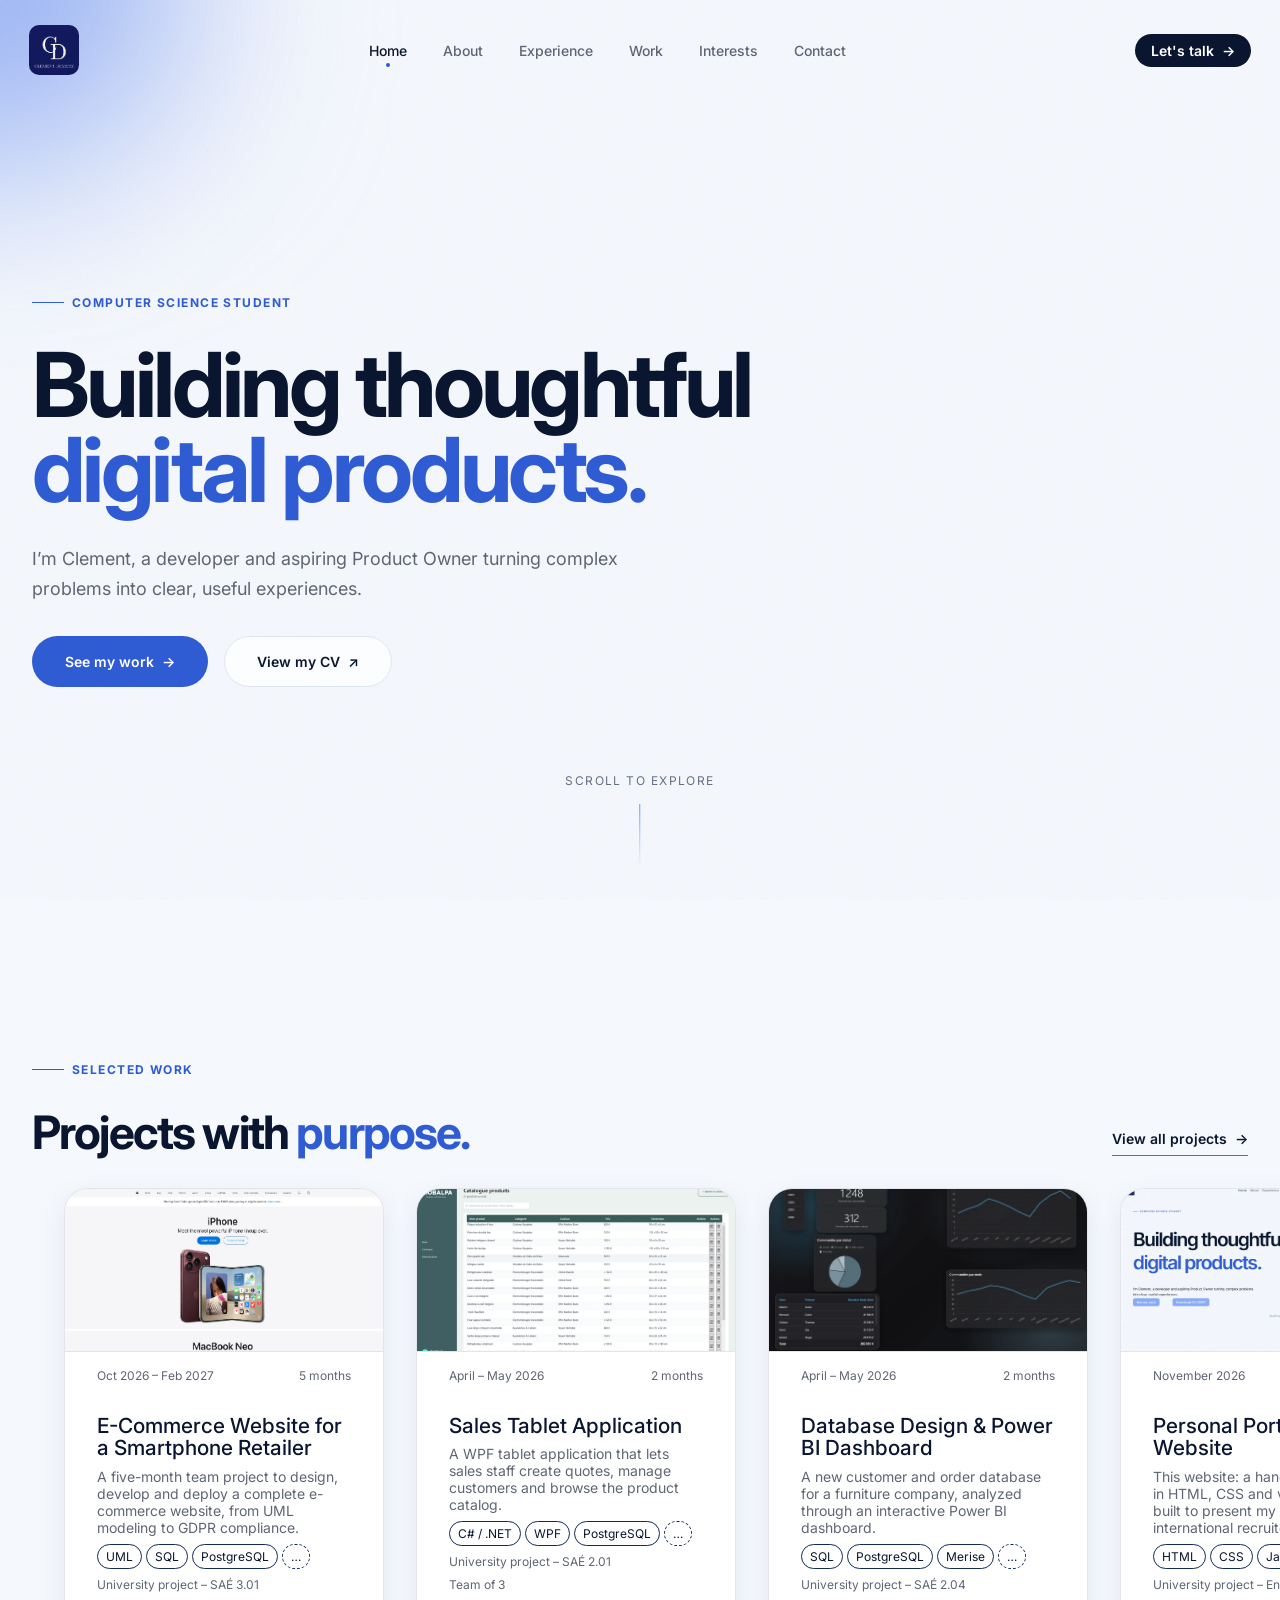
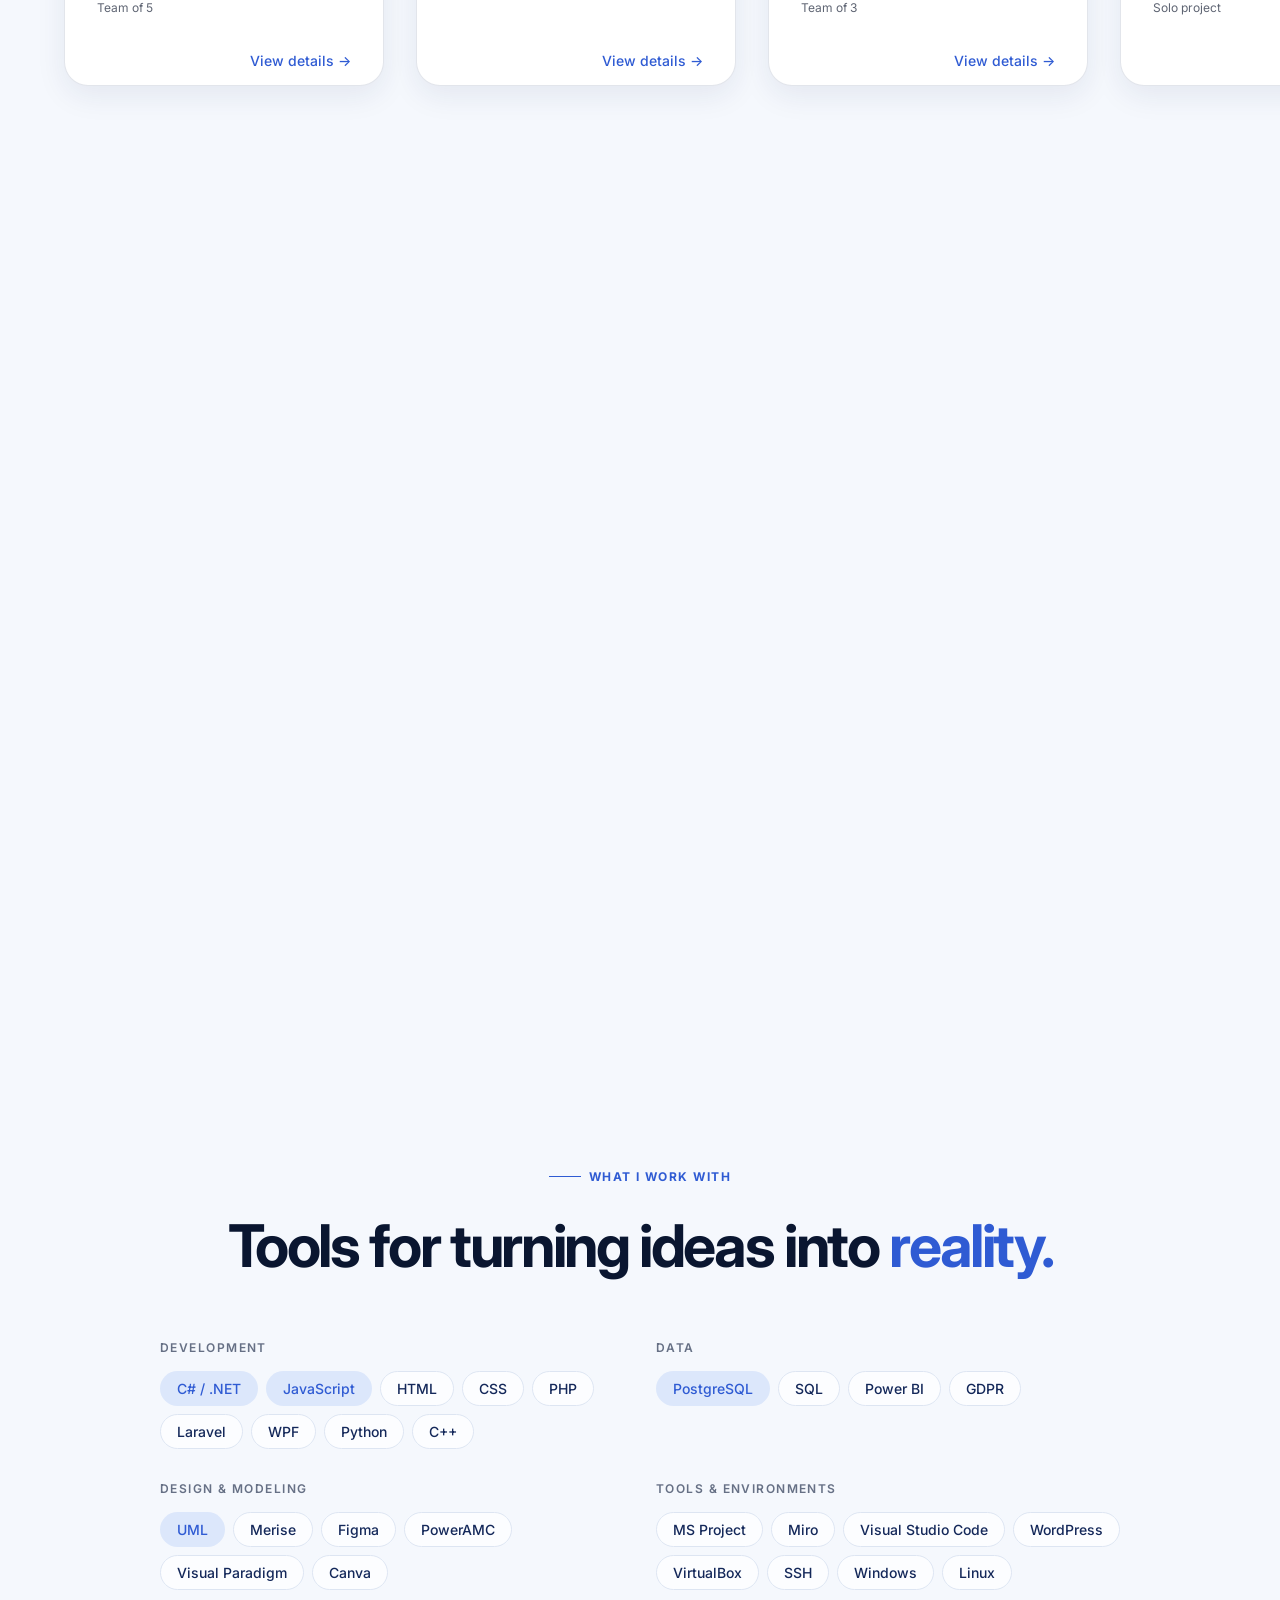
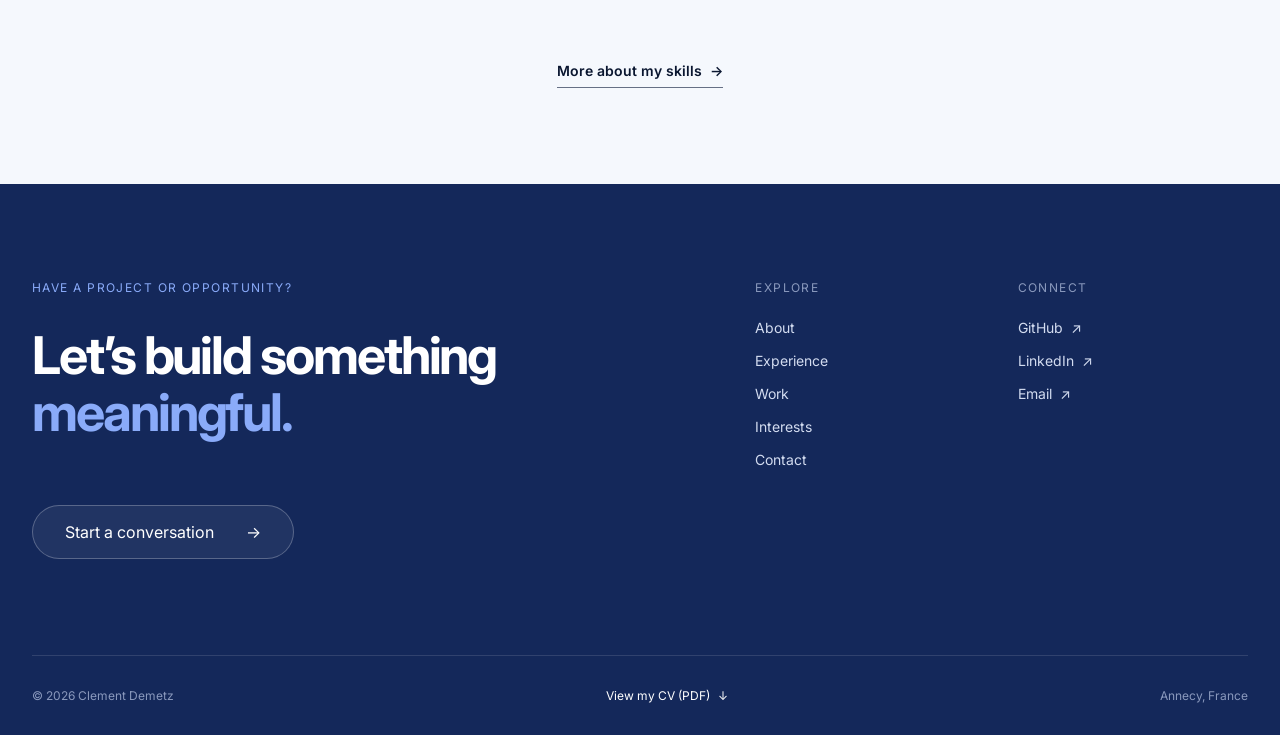
<file: index.html>
<!DOCTYPE html>
<html lang="en">

<head>
  <meta charset="UTF-8">
  <meta name="viewport" content="width=device-width, initial-scale=1.0">
  <meta name="description" content="Portfolio of Clement Demetz, computer science student and developer.">
  <title>Clement Demetz – Computer Science Student & Developer</title>
  <link rel="preconnect" href="https://fonts.googleapis.com">
  <link rel="preconnect" href="https://fonts.gstatic.com" crossorigin>
  <link rel="stylesheet" href="https://fonts.googleapis.com/css2?family=Inter:wght@400;500;600;700&display=swap">
  <link rel="stylesheet" href="assets/css/variables.css">
  <link rel="stylesheet" href="assets/css/base.css">
  <link rel="stylesheet" href="assets/css/components.css">
</head>

<body>

  <!-- Decorative background: soft blurred blobs drifting behind the whole site (pure CSS) -->
  <div class="background-blobs" aria-hidden="true">
    <span class="blob blob-main"></span>
    <span class="blob blob-second"></span>
  </div>

  <header>
    <nav class="site-nav">
      <a class="logo" href="index.html" aria-label="Clement Demetz – Home"></a>
      <ul class="nav-links" id="nav-links">
        <li><a href="index.html" aria-current="page">Home</a></li>
        <li><a href="about.html">About</a></li>
        <li><a href="experience.html">Experience</a></li>
        <li><a href="work.html">Work</a></li>
        <li><a href="interests.html">Interests</a></li>
        <li><a href="contact.html">Contact</a></li>
      </ul>
      <a class="nav-contact" href="contact.html">Let's talk <span aria-hidden="true">→</span></a>
      <button class="menu-button" type="button" aria-expanded="false" aria-controls="nav-links" aria-label="Open the menu">
        <span class="menu-icon" aria-hidden="true"></span>
      </button>
    </nav>
  </header>

  <main>
    <section class="hero">
      <p class="eyebrow"><span aria-hidden="true"></span>Computer science student</p>
      <h1>Building thoughtful <span class="strong-hero">digital products.</span></h1>
      <p class="intro">I’m Clement, a developer and aspiring Product Owner turning complex problems into clear, useful
        experiences.</p>
      <div class="hero-actions">
        <a class="button button-primary" href="work.html">See my work <span aria-hidden="true">→</span></a>
        <!-- CV: first displayed in the browser (new tab), then downloadable -->
        <a class="button button-secondary" href="assets/pdf/cv/clement-demetz-cv.pdf" target="_blank"
          rel="noopener">View my CV <span aria-hidden="true">↗</span></a>
      </div>
      <div class="scroll-hint" aria-hidden="true">
        <p class="scroll-hint-text">Scroll to explore</p>
        <span class="scroll-hint-line"></span>
      </div>
    </section>

    <section class="projects-preview">
      <div class="projects-preview-sticky">
        <div class="projects-preview-content">
          <div>
            <p class="eyebrow"><span aria-hidden="true"></span>Selected work</p>
            <h2 class="section-title">Projects with <span>purpose.</span></h2>
          </div>
          <a class="text-link" href="work.html">View all projects <span aria-hidden="true">→</span></a>
        </div>
        <div class="projects-preview-grid"></div>
      </div>
    </section>

    <!-- Every technology and tool I use (from my CV and my projects) -->
    <section class="section skills-preview reveal">
      <p class="eyebrow"><span aria-hidden="true"></span>What I work with</p>
      <h2 class="section-title">Tools for turning ideas into <span>reality.</span></h2>

      <div class="skill-groups">
        <div class="skill-group">
          <h3 class="skill-group-title">Development</h3>
          <ul class="skill-cloud">
            <li class="is-featured">C# / .NET</li>
            <li class="is-featured">JavaScript</li>
            <li>HTML</li>
            <li>CSS</li>
            <li>PHP</li>
            <li>Laravel</li>
            <li>WPF</li>
            <li>Python</li>
            <li>C++</li>
          </ul>
        </div>
        <div class="skill-group">
          <h3 class="skill-group-title">Data</h3>
          <ul class="skill-cloud">
            <li class="is-featured">PostgreSQL</li>
            <li>SQL</li>
            <li>Power BI</li>
            <li>GDPR</li>
          </ul>
        </div>
        <div class="skill-group">
          <h3 class="skill-group-title">Design &amp; modeling</h3>
          <ul class="skill-cloud">
            <li class="is-featured">UML</li>
            <li>Merise</li>
            <li>Figma</li>
            <li>PowerAMC</li>
            <li>Visual Paradigm</li>
            <li>Canva</li>
          </ul>
        </div>
        <div class="skill-group">
          <h3 class="skill-group-title">Tools &amp; environments</h3>
          <ul class="skill-cloud">
            <li>MS Project</li>
            <li>Miro</li>
            <li>Visual Studio Code</li>
            <li>WordPress</li>
            <li>VirtualBox</li>
            <li>SSH</li>
            <li>Windows</li>
            <li>Linux</li>
          </ul>
        </div>
      </div>

      <a class="text-link" href="about.html">More about my skills <span aria-hidden="true">→</span></a>
    </section>

  </main>

  <footer>
    <div class="footer-main">
      <div class="footer-intro">
        <p class="footer-eyebrow">Have a project or opportunity?</p>
        <p class="footer-heading">Let’s build something <span class="strong-character">meaningful.</span></p>
        <a class="footer-button" href="contact.html">Start a conversation <span aria-hidden="true">→</span></a>
      </div>

      <div class="footer-links">
        <p class="footer-title">Explore</p>
        <a href="about.html">About</a>
        <a href="experience.html">Experience</a>
        <a href="work.html">Work</a>
        <a href="interests.html">Interests</a>
        <a href="contact.html">Contact</a>
      </div>

      <div class="footer-connect">
        <p class="footer-title">Connect</p>
        <a href="https://github.com/Cdemetz" target="_blank" rel="noopener">GitHub<span class="footer-icon"
            aria-hidden="true">↗</span></a>
        <a href="https://www.linkedin.com/in/clement-demetz-852873438" target="_blank" rel="noopener">LinkedIn<span
            class="footer-icon" aria-hidden="true">↗</span></a>
        <a href="mailto:cdemetz27@gmail.com">Email<span class="footer-icon" aria-hidden="true">↗</span></a>
      </div>
    </div>

    <div class="footer-bottom">
      <p>&copy; 2026 Clement Demetz</p>
      <a class="footer-cv" href="assets/pdf/cv/clement-demetz-cv.pdf" target="_blank" rel="noopener">View my CV
        (PDF)<span class="footer-icon" aria-hidden="true">↓</span></a>
      <p>Annecy, France</p>
    </div>
  </footer>

  <script src="assets/js/main.js"></script>
</body>

</html>
</file>
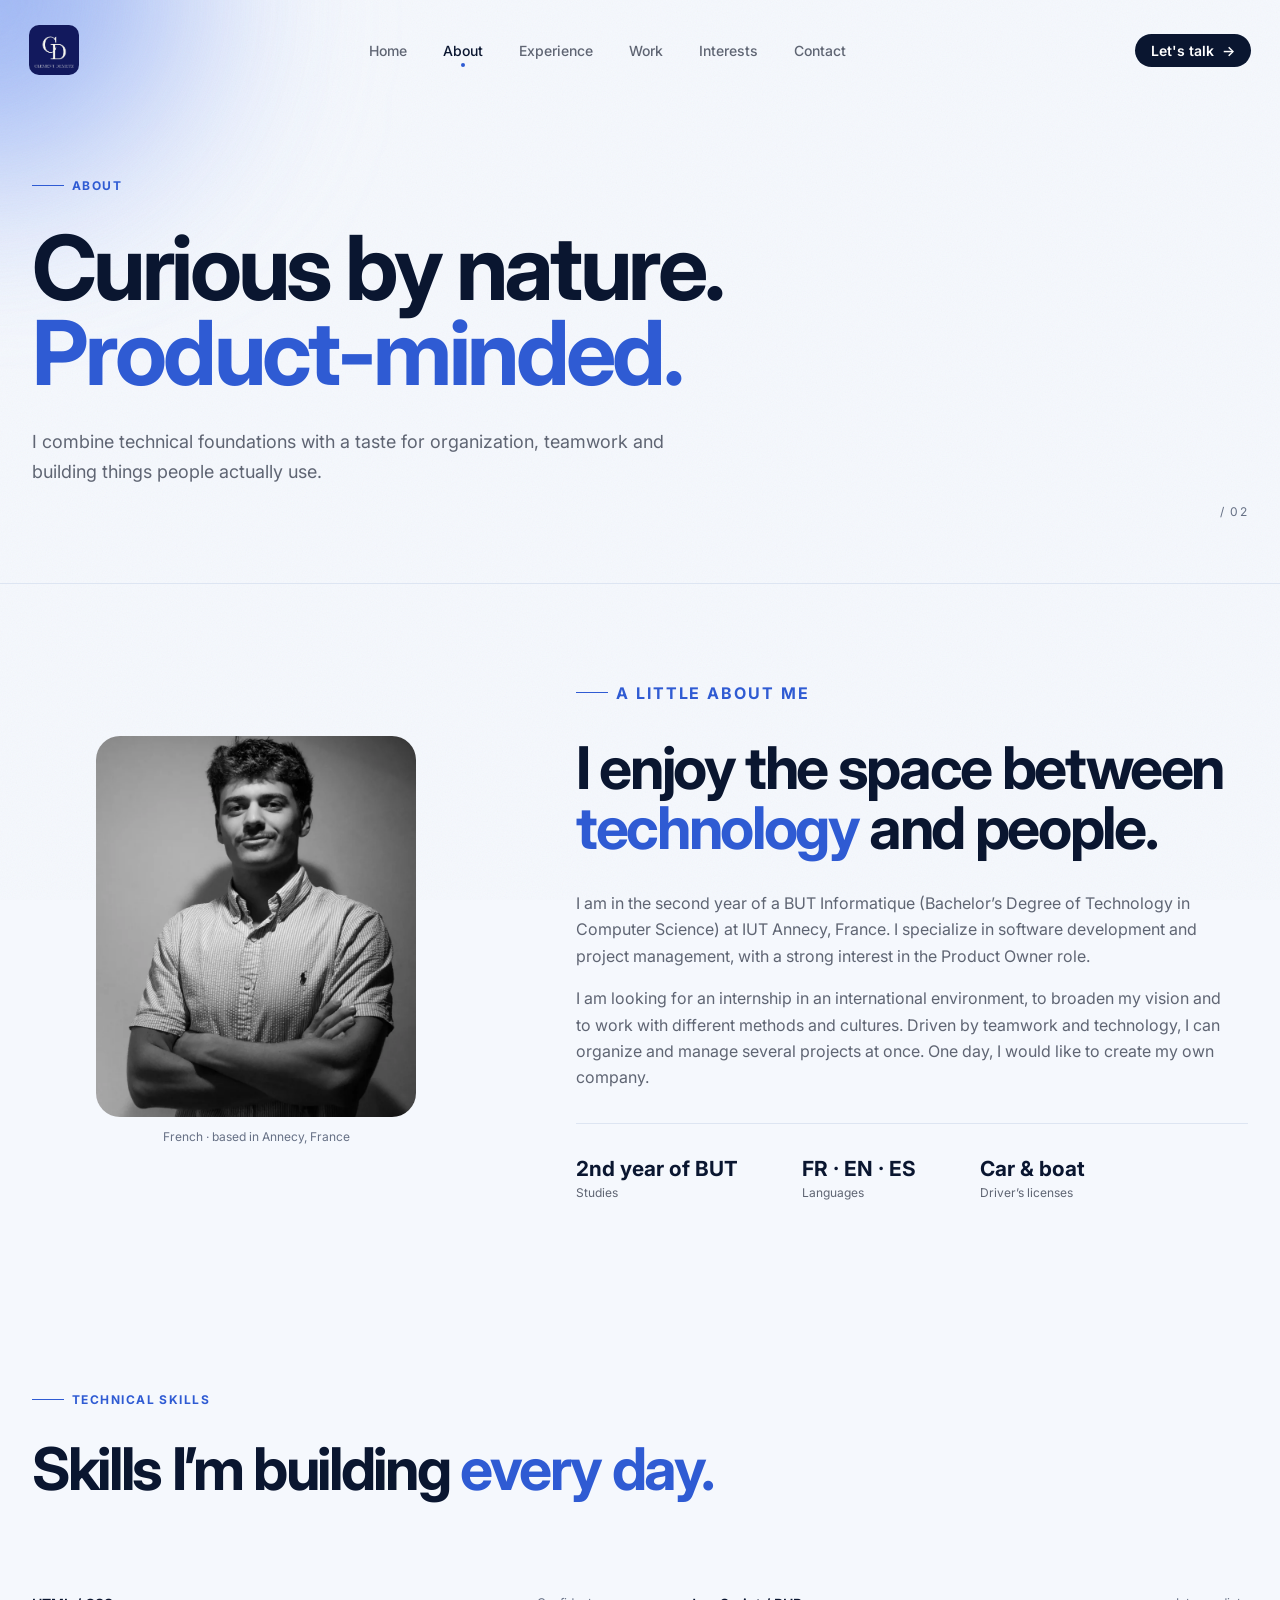
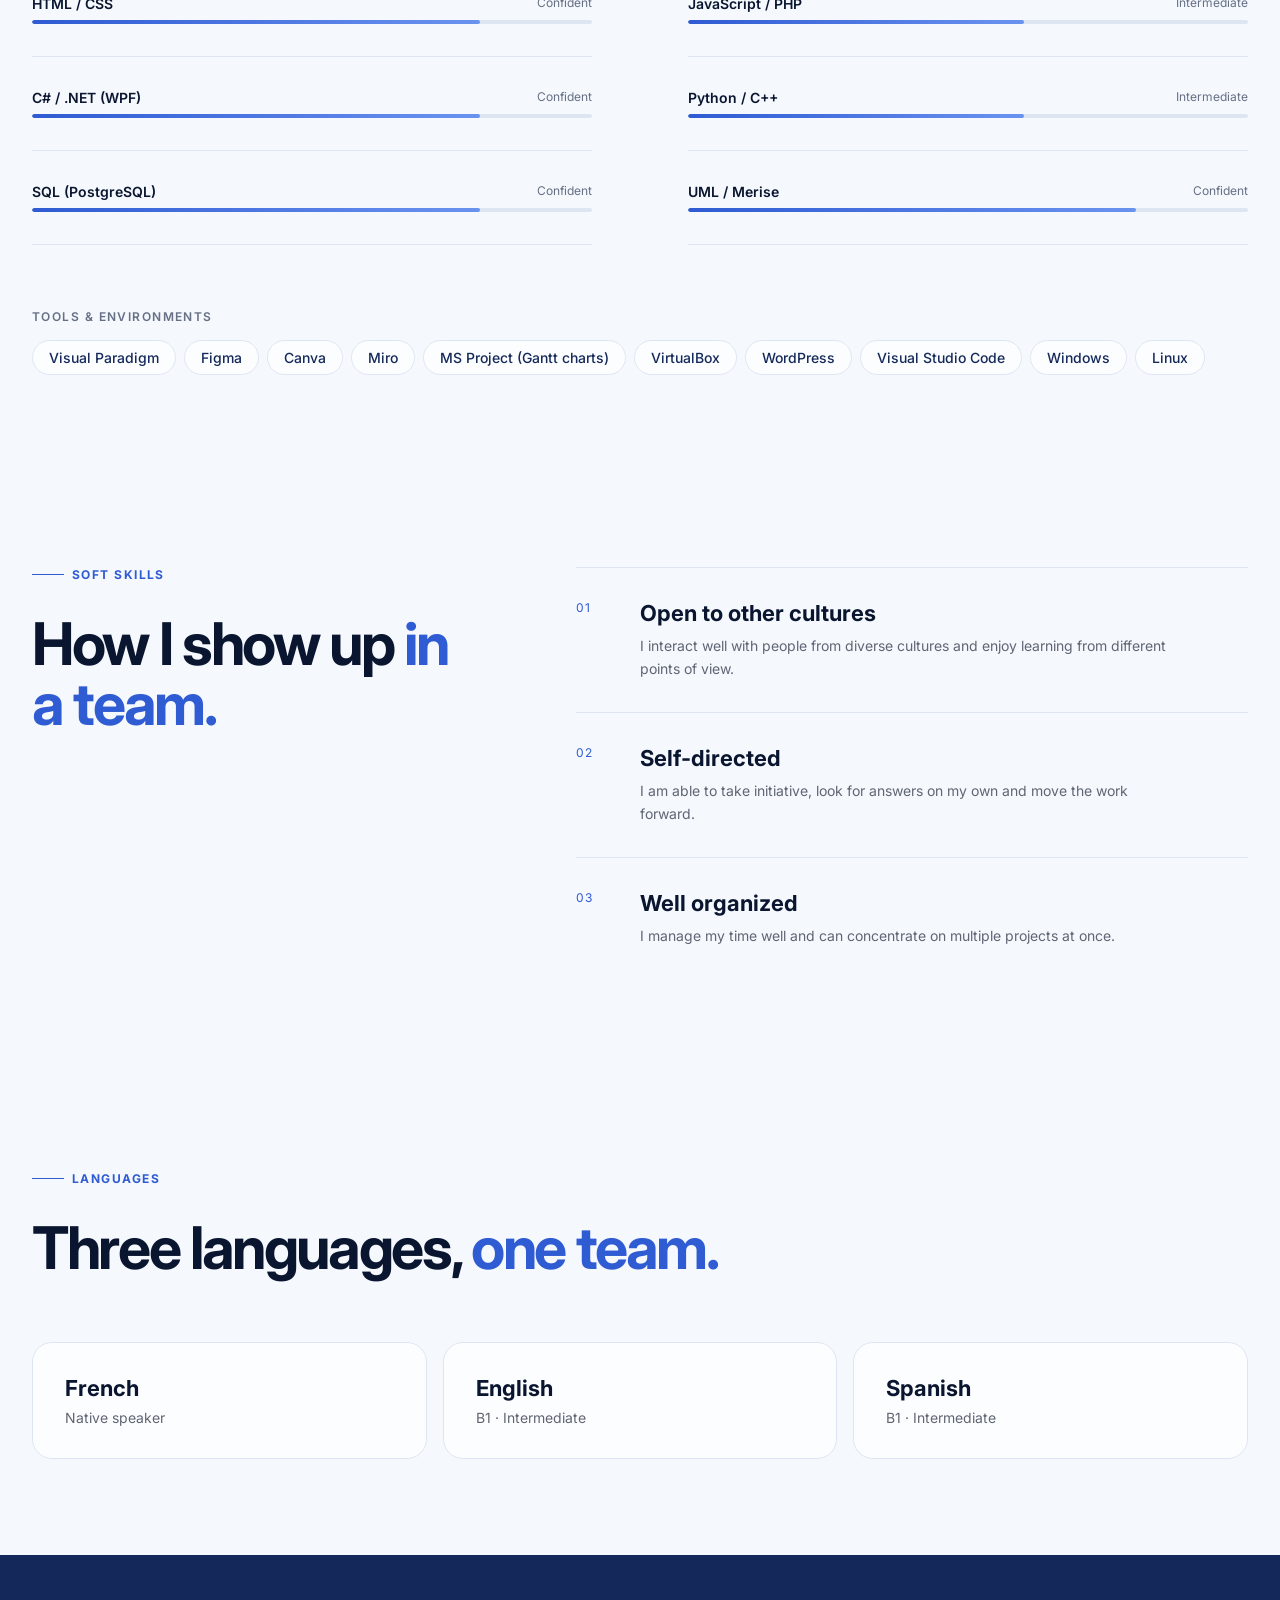
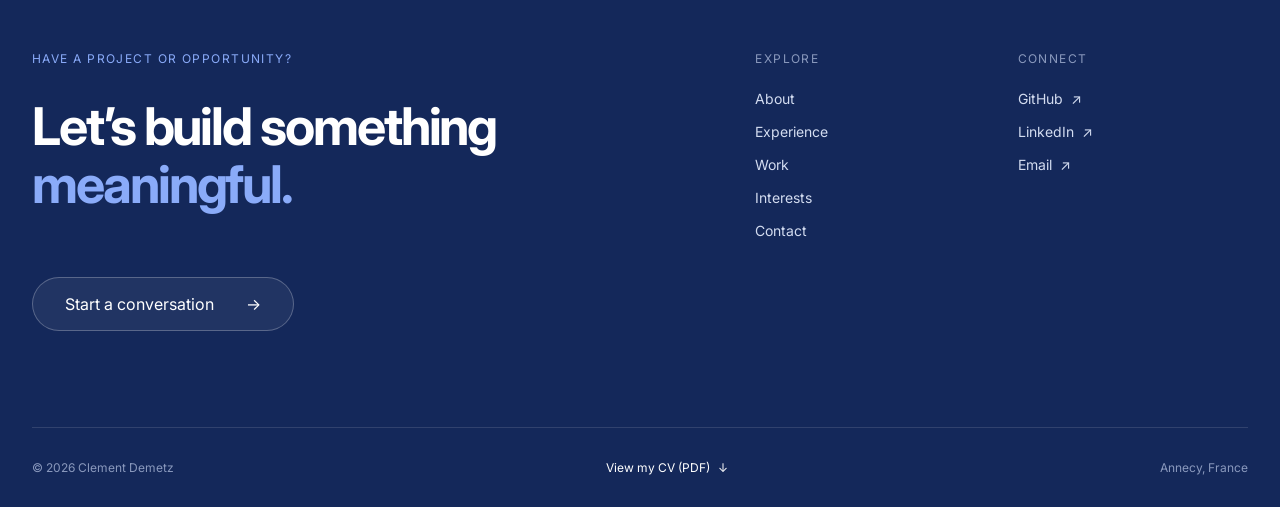
<file: about.html>
<!DOCTYPE html>
<html lang="en">
<head>
  <meta charset="UTF-8">
  <meta name="viewport" content="width=device-width, initial-scale=1.0">
  <meta name="description" content="About Clement Demetz, computer science student.">
  <title>About – Clement Demetz</title>
  <link rel="preconnect" href="https://fonts.googleapis.com">
  <link rel="preconnect" href="https://fonts.gstatic.com" crossorigin>
  <link rel="stylesheet" href="https://fonts.googleapis.com/css2?family=Inter:wght@400;500;600;700&display=swap">
  <link rel="stylesheet" href="assets/css/variables.css">
  <link rel="stylesheet" href="assets/css/base.css">
  <link rel="stylesheet" href="assets/css/components.css">
</head>
<body>

  <!-- Decorative background: soft blurred blobs drifting behind the whole site (pure CSS) -->
  <div class="background-blobs" aria-hidden="true">
    <span class="blob blob-main"></span>
    <span class="blob blob-second"></span>
  </div>

  <header>
    <nav class="site-nav">
      <a class="logo" href="index.html" aria-label="Clement Demetz – Home"></a>
      <ul class="nav-links" id="nav-links">
        <li><a href="index.html">Home</a></li>
        <li><a href="about.html" aria-current="page">About</a></li>
        <li><a href="experience.html">Experience</a></li>
        <li><a href="work.html">Work</a></li>
        <li><a href="interests.html">Interests</a></li>
        <li><a href="contact.html">Contact</a></li>
      </ul>
      <a class="nav-contact" href="contact.html">Let's talk <span aria-hidden="true">→</span></a>
      <button class="menu-button" type="button" aria-expanded="false" aria-controls="nav-links" aria-label="Open the menu">
        <span class="menu-icon" aria-hidden="true"></span>
      </button>
    </nav>
  </header>

  <main>
    <section class="page-intro">
      <p class="eyebrow"><span aria-hidden="true"></span>About</p>
      <h1>Curious by nature. <span>Product-minded.</span></h1>
      <p class="lead">I combine technical foundations with a taste for organization, teamwork and building things people
        actually use.</p>
      <span class="page-number" aria-hidden="true">/ 02</span>
    </section>

    <section class="section about-story">
      <figure class="profile reveal">
        <img class="profile-photo" src="assets/img/about/profile.webp" width="800" height="1200"
          alt="Black-and-white portrait of Clement Demetz, smiling with his arms crossed">
        <figcaption>French · based in Annecy, France</figcaption>
      </figure>

      <div class="story-copy reveal">
        <p class="eyebrow"><span aria-hidden="true"></span>A little about me</p>
        <h2 class="section-title">I enjoy the space between <span>technology</span> and people.</h2>
        <p>I am in the second year of a BUT Informatique (Bachelor’s Degree of Technology in Computer Science) at IUT
          Annecy, France. I specialize in software development and project management, with a strong interest in the
          Product Owner role.</p>
        <p>I am looking for an internship in an international environment, to broaden my vision and to work with
          different methods and cultures. Driven by teamwork and technology, I can organize and manage several projects
          at once. One day, I would like to create my own company.</p>

        <dl class="mini-facts">
          <div>
            <dt>Studies</dt>
            <dd>2nd year of BUT</dd>
          </div>
          <div>
            <dt>Languages</dt>
            <dd>FR · EN · ES</dd>
          </div>
          <div>
            <dt>Driver’s licenses</dt>
            <dd>Car &amp; boat</dd>
          </div>
        </dl>
      </div>
    </section>

    <section class="section">
      <div class="section-heading reveal">
        <div>
          <p class="eyebrow"><span aria-hidden="true"></span>Technical skills</p>
          <h2 class="section-title">Skills I’m building <span>every day.</span></h2>
        </div>
      </div>

      <!-- Levels taken from the bars of my CV: level-4 = confident, level-3 = intermediate -->
      <ul class="skill-bars">
        <li class="skill-bar level-4 reveal">
          <span class="skill-bar-name">HTML / CSS</span>
          <span class="skill-bar-level">Confident</span>
          <span class="skill-bar-track" aria-hidden="true"><span class="skill-bar-fill"></span></span>
        </li>
        <li class="skill-bar level-3 reveal">
          <span class="skill-bar-name">JavaScript / PHP</span>
          <span class="skill-bar-level">Intermediate</span>
          <span class="skill-bar-track" aria-hidden="true"><span class="skill-bar-fill"></span></span>
        </li>
        <li class="skill-bar level-4 reveal">
          <span class="skill-bar-name">C# / .NET (WPF)</span>
          <span class="skill-bar-level">Confident</span>
          <span class="skill-bar-track" aria-hidden="true"><span class="skill-bar-fill"></span></span>
        </li>
        <li class="skill-bar level-3 reveal">
          <span class="skill-bar-name">Python / C++</span>
          <span class="skill-bar-level">Intermediate</span>
          <span class="skill-bar-track" aria-hidden="true"><span class="skill-bar-fill"></span></span>
        </li>
        <li class="skill-bar level-4 reveal">
          <span class="skill-bar-name">SQL (PostgreSQL)</span>
          <span class="skill-bar-level">Confident</span>
          <span class="skill-bar-track" aria-hidden="true"><span class="skill-bar-fill"></span></span>
        </li>
        <li class="skill-bar level-4 reveal">
          <span class="skill-bar-name">UML / Merise</span>
          <span class="skill-bar-level">Confident</span>
          <span class="skill-bar-track" aria-hidden="true"><span class="skill-bar-fill"></span></span>
        </li>
      </ul>

      <div class="tools reveal">
        <h3 class="tools-title">Tools &amp; environments</h3>
        <ul class="skill-cloud">
          <li>Visual Paradigm</li>
          <li>Figma</li>
          <li>Canva</li>
          <li>Miro</li>
          <li>MS Project (Gantt charts)</li>
          <li>VirtualBox</li>
          <li>WordPress</li>
          <li>Visual Studio Code</li>
          <li>Windows</li>
          <li>Linux</li>
        </ul>
      </div>
    </section>

    <section class="section soft-grid">
      <div class="reveal">
        <p class="eyebrow"><span aria-hidden="true"></span>Soft skills</p>
        <h2 class="section-title">How I show up <span>in a team.</span></h2>
      </div>

      <ol class="numbered-list">
        <li class="numbered-item reveal">
          <h3>Open to other cultures</h3>
          <p>I interact well with people from diverse cultures and enjoy learning from different points of view.</p>
        </li>
        <li class="numbered-item reveal">
          <h3>Self-directed</h3>
          <p>I am able to take initiative, look for answers on my own and move the work forward.</p>
        </li>
        <li class="numbered-item reveal">
          <h3>Well organized</h3>
          <p>I manage my time well and can concentrate on multiple projects at once.</p>
        </li>
      </ol>
    </section>

    <section class="section">
      <div class="reveal">
        <p class="eyebrow"><span aria-hidden="true"></span>Languages</p>
        <h2 class="section-title">Three languages, <span>one team.</span></h2>
      </div>

      <ul class="card-grid card-grid-3">
        <li class="panel language-card reveal">
          <h3>French</h3>
          <p>Native speaker</p>
        </li>
        <li class="panel language-card reveal">
          <h3>English</h3>
          <p>B1 · Intermediate</p>
        </li>
        <li class="panel language-card reveal">
          <h3>Spanish</h3>
          <p>B1 · Intermediate</p>
        </li>
      </ul>
    </section>
  </main>

  <footer>
    <div class="footer-main">
      <div class="footer-intro">
        <p class="footer-eyebrow">Have a project or opportunity?</p>
        <p class="footer-heading">Let’s build something <span class="strong-character">meaningful.</span></p>
        <a class="footer-button" href="contact.html">Start a conversation <span aria-hidden="true">→</span></a>
      </div>

      <div class="footer-links">
        <p class="footer-title">Explore</p>
        <a href="about.html">About</a>
        <a href="experience.html">Experience</a>
        <a href="work.html">Work</a>
        <a href="interests.html">Interests</a>
        <a href="contact.html">Contact</a>
      </div>

      <div class="footer-connect">
        <p class="footer-title">Connect</p>
        <a href="https://github.com/Cdemetz" target="_blank" rel="noopener">GitHub<span class="footer-icon" aria-hidden="true">↗</span></a>
        <a href="https://www.linkedin.com/in/clement-demetz-852873438" target="_blank" rel="noopener">LinkedIn<span class="footer-icon" aria-hidden="true">↗</span></a>
        <a href="mailto:cdemetz27@gmail.com">Email<span class="footer-icon" aria-hidden="true">↗</span></a>
      </div>
    </div>

    <div class="footer-bottom">
      <p>&copy; 2026 Clement Demetz</p>
      <a class="footer-cv" href="assets/pdf/cv/clement-demetz-cv.pdf" target="_blank" rel="noopener">View my CV (PDF)<span class="footer-icon" aria-hidden="true">↓</span></a>
      <p>Annecy, France</p>
    </div>
  </footer>

  <script src="assets/js/main.js"></script>
</body>
</html>
</file>
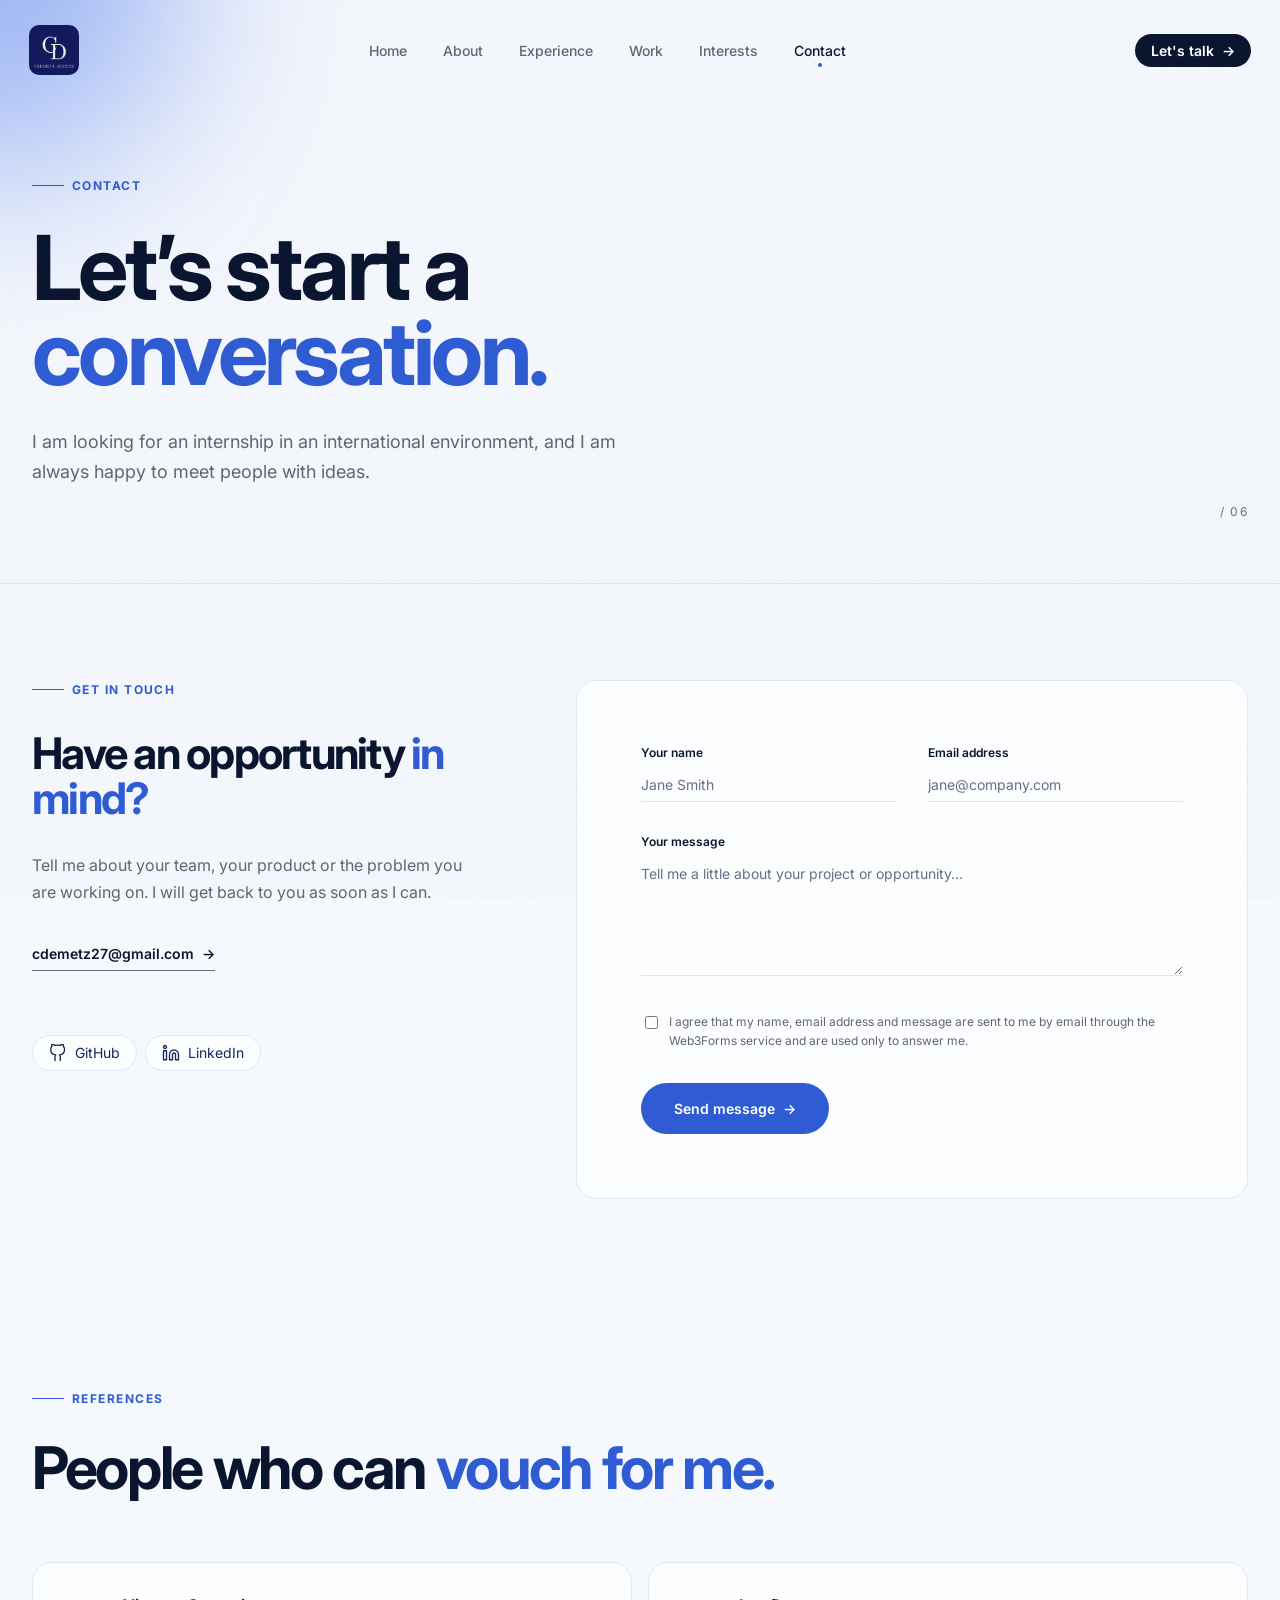
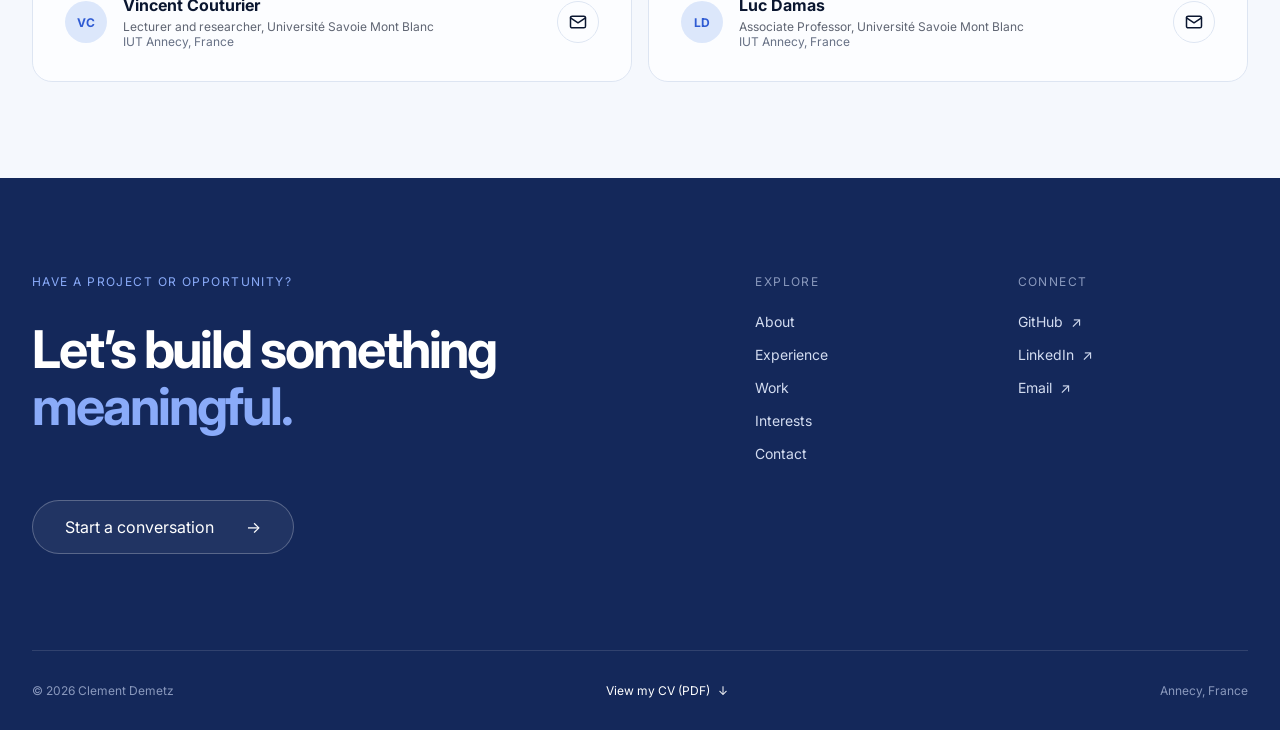
<file: contact.html>
<!DOCTYPE html>
<html lang="en">
<head>
  <meta charset="UTF-8">
  <meta name="viewport" content="width=device-width, initial-scale=1.0">
  <meta name="description" content="How to get in touch with Clement Demetz.">
  <title>Contact – Clement Demetz</title>
  <link rel="preconnect" href="https://fonts.googleapis.com">
  <link rel="preconnect" href="https://fonts.gstatic.com" crossorigin>
  <link rel="stylesheet" href="https://fonts.googleapis.com/css2?family=Inter:wght@400;500;600;700&display=swap">
  <link rel="stylesheet" href="assets/css/variables.css">
  <link rel="stylesheet" href="assets/css/base.css">
  <link rel="stylesheet" href="assets/css/components.css">
</head>
<body>

  <!-- Decorative background: soft blurred blobs drifting behind the whole site (pure CSS) -->
  <div class="background-blobs" aria-hidden="true">
    <span class="blob blob-main"></span>
    <span class="blob blob-second"></span>
  </div>

  <header>
    <nav class="site-nav">
      <a class="logo" href="index.html" aria-label="Clement Demetz – Home"></a>
      <ul class="nav-links" id="nav-links">
        <li><a href="index.html">Home</a></li>
        <li><a href="about.html">About</a></li>
        <li><a href="experience.html">Experience</a></li>
        <li><a href="work.html">Work</a></li>
        <li><a href="interests.html">Interests</a></li>
        <li><a href="contact.html" aria-current="page">Contact</a></li>
      </ul>
      <a class="nav-contact" href="contact.html">Let's talk <span aria-hidden="true">→</span></a>
      <button class="menu-button" type="button" aria-expanded="false" aria-controls="nav-links" aria-label="Open the menu">
        <span class="menu-icon" aria-hidden="true"></span>
      </button>
    </nav>
  </header>

  <main>
    <section class="page-intro">
      <p class="eyebrow"><span aria-hidden="true"></span>Contact</p>
      <h1>Let’s start a <span>conversation.</span></h1>
      <p class="lead">I am looking for an internship in an international environment, and I am always happy to meet
        people with ideas.</p>
      <span class="page-number" aria-hidden="true">/ 06</span>
    </section>

    <section class="section contact-grid">
      <div class="contact-aside reveal">
        <p class="eyebrow"><span aria-hidden="true"></span>Get in touch</p>
        <h2 class="section-title">Have an opportunity <span>in mind?</span></h2>
        <p>Tell me about your team, your product or the problem you are working on. I will get back to you as soon as I
          can.</p>
        <a class="text-link" href="mailto:cdemetz27@gmail.com">cdemetz27@gmail.com <span aria-hidden="true">→</span></a>

        <div class="social-row">
          <a class="social-link" href="https://github.com/Cdemetz" target="_blank" rel="noopener">
            <svg aria-hidden="true" width="18" height="18" viewBox="0 0 24 24" fill="none" stroke="currentColor"
              stroke-width="1.8" stroke-linecap="round" stroke-linejoin="round">
              <path
                d="M15 22v-4a4.8 4.8 0 0 0-1-3.5c3.28-.36 6.72-1.61 6.72-7.25A5.65 5.65 0 0 0 19.22 3.3 5.3 5.3 0 0 0 19.08.4S17.9 0 15 1.9a13.4 13.4 0 0 0-7 0C5.1 0 3.92.4 3.92.4a5.3 5.3 0 0 0-.14 2.9 5.65 5.65 0 0 0-1.5 3.95c0 5.63 3.44 6.88 6.72 7.25A4.8 4.8 0 0 0 8 18v4" />
            </svg>
            GitHub
          </a>
          <a class="social-link" href="https://www.linkedin.com/in/clement-demetz-852873438" target="_blank"
            rel="noopener">
            <svg aria-hidden="true" width="18" height="18" viewBox="0 0 24 24" fill="none" stroke="currentColor"
              stroke-width="1.8" stroke-linecap="round" stroke-linejoin="round">
              <path d="M16 8a6 6 0 0 1 6 6v7h-4v-7a2 2 0 0 0-4 0v7h-4v-7a6 6 0 0 1 6-6z" />
              <path d="M2 9h4v12H2z" />
              <path d="M4 6a2 2 0 1 0 0-4 2 2 0 0 0 0 4z" />
            </svg>
            LinkedIn
          </a>
        </div>
      </div>

      <div class="contact-form-wrap reveal">
        <!-- Message shown after sending (filled by main.js) -->
        <div class="form-status" role="status" aria-live="polite" hidden></div>

        <!-- The form is sent to Web3Forms, a free service that forwards the message to my mailbox
             (no server code needed, so it also works on the IUT server and when opened locally) -->
        <form class="panel contact-form" action="https://api.web3forms.com/submit" method="post">
          <!-- Public key that tells Web3Forms which mailbox receives the messages -->
          <input type="hidden" name="access_key" value="2e703c78-513d-4d8f-a82d-68e0e6fd01b9">
          <input type="hidden" name="subject" value="New message from the portfolio">
          <input type="hidden" name="from_name" value="Portfolio contact form">
          <div class="field-row">
            <div class="field">
              <label for="contact-name">Your name</label>
              <input id="contact-name" name="name" type="text" required maxlength="100" autocomplete="name"
                placeholder="Jane Smith">
            </div>
            <div class="field">
              <label for="contact-email">Email address</label>
              <input id="contact-email" name="email" type="email" required maxlength="254" autocomplete="email"
                placeholder="jane@company.com">
            </div>
          </div>

          <div class="field">
            <label for="contact-message">Your message</label>
            <textarea id="contact-message" name="message" rows="6" required minlength="10" maxlength="3000"
              placeholder="Tell me a little about your project or opportunity..."></textarea>
          </div>

          <!-- Anti-spam trap: hidden from people, but robots tick it. Web3Forms rejects the message if it is ticked -->
          <div class="form-trap" aria-hidden="true">
            <label for="contact-botcheck">Leave this box unticked</label>
            <input id="contact-botcheck" name="botcheck" type="checkbox" tabindex="-1">
          </div>

          <div class="field-checkbox">
            <input id="contact-consent" name="consent" type="checkbox" value="yes" required>
            <label for="contact-consent">I agree that my name, email address and message are sent to me by email
              through the Web3Forms service and are used only to answer me.</label>
          </div>

          <button class="button button-primary" type="submit">Send message <span aria-hidden="true">→</span></button>
        </form>
      </div>
    </section>

    <section class="section">
      <div class="reveal">
        <p class="eyebrow"><span aria-hidden="true"></span>References</p>
        <h2 class="section-title">People who can <span>vouch for me.</span></h2>
      </div>

      <ul class="card-grid card-grid-2">
        <li class="panel reference-card reveal">
          <span class="reference-avatar" aria-hidden="true">VC</span>
          <div>
            <h3>Vincent Couturier</h3>
            <p>Lecturer and researcher, Université Savoie Mont Blanc</p>
            <p class="reference-place">IUT Annecy, France</p>
          </div>
          <a class="icon-link" href="mailto:vincent.couturier@univ-smb.fr" aria-label="Email Vincent Couturier">
            <svg aria-hidden="true" width="20" height="20" viewBox="0 0 24 24" fill="none" stroke="currentColor"
              stroke-width="1.8" stroke-linecap="round" stroke-linejoin="round">
              <rect x="3" y="5" width="18" height="14" rx="2" />
              <path d="m3 7 9 6 9-6" />
            </svg>
          </a>
        </li>
        <li class="panel reference-card reveal">
          <span class="reference-avatar" aria-hidden="true">LD</span>
          <div>
            <h3>Luc Damas</h3>
            <p>Associate Professor, Université Savoie Mont Blanc</p>
            <p class="reference-place">IUT Annecy, France</p>
          </div>
          <a class="icon-link" href="mailto:luc.damas@univ-smb.fr" aria-label="Email Luc Damas">
            <svg aria-hidden="true" width="20" height="20" viewBox="0 0 24 24" fill="none" stroke="currentColor"
              stroke-width="1.8" stroke-linecap="round" stroke-linejoin="round">
              <rect x="3" y="5" width="18" height="14" rx="2" />
              <path d="m3 7 9 6 9-6" />
            </svg>
          </a>
        </li>
      </ul>
    </section>
  </main>

  <footer>
    <div class="footer-main">
      <div class="footer-intro">
        <p class="footer-eyebrow">Have a project or opportunity?</p>
        <p class="footer-heading">Let’s build something <span class="strong-character">meaningful.</span></p>
        <a class="footer-button" href="contact.html">Start a conversation <span aria-hidden="true">→</span></a>
      </div>

      <div class="footer-links">
        <p class="footer-title">Explore</p>
        <a href="about.html">About</a>
        <a href="experience.html">Experience</a>
        <a href="work.html">Work</a>
        <a href="interests.html">Interests</a>
        <a href="contact.html">Contact</a>
      </div>

      <div class="footer-connect">
        <p class="footer-title">Connect</p>
        <a href="https://github.com/Cdemetz" target="_blank" rel="noopener">GitHub<span class="footer-icon" aria-hidden="true">↗</span></a>
        <a href="https://www.linkedin.com/in/clement-demetz-852873438" target="_blank" rel="noopener">LinkedIn<span class="footer-icon" aria-hidden="true">↗</span></a>
        <a href="mailto:cdemetz27@gmail.com">Email<span class="footer-icon" aria-hidden="true">↗</span></a>
      </div>
    </div>

    <div class="footer-bottom">
      <p>&copy; 2026 Clement Demetz</p>
      <a class="footer-cv" href="assets/pdf/cv/clement-demetz-cv.pdf" target="_blank" rel="noopener">View my CV (PDF)<span class="footer-icon" aria-hidden="true">↓</span></a>
      <p>Annecy, France</p>
    </div>
  </footer>

  <script src="assets/js/main.js"></script>
</body>
</html>
</file>
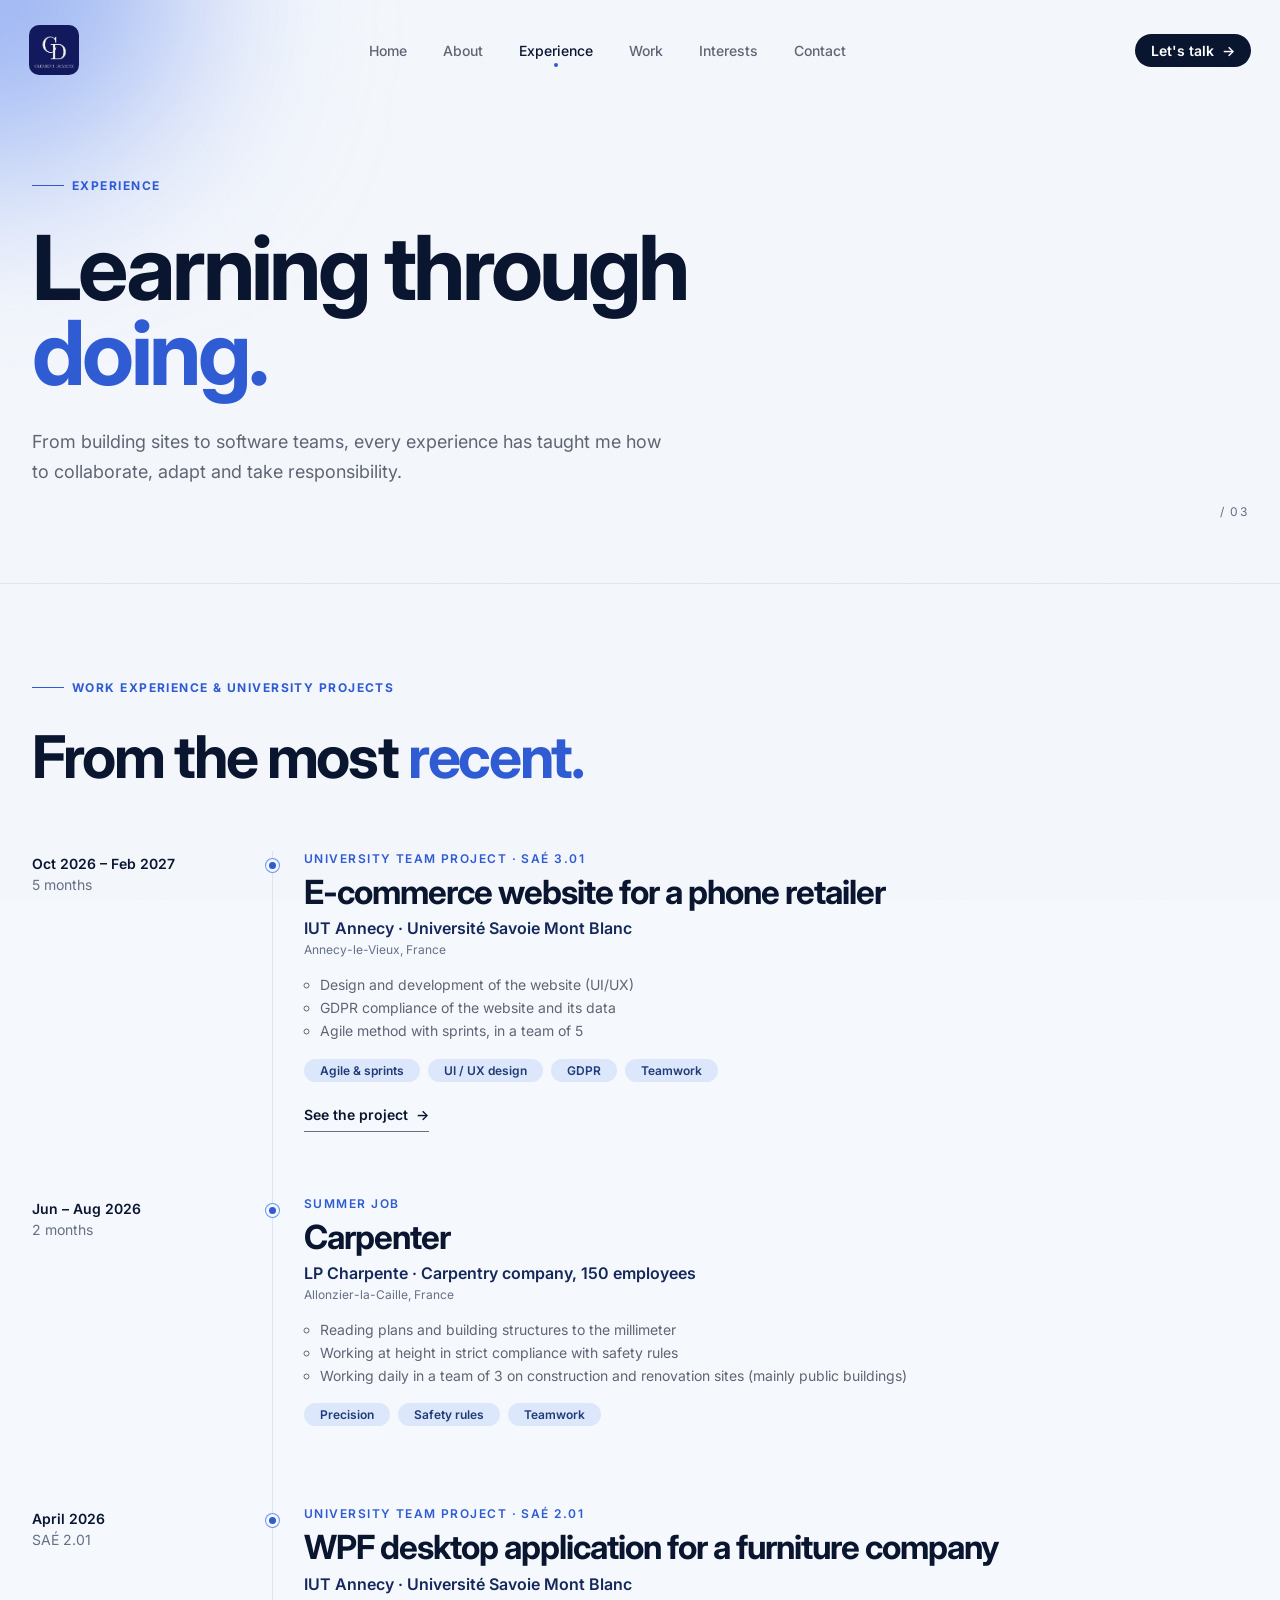
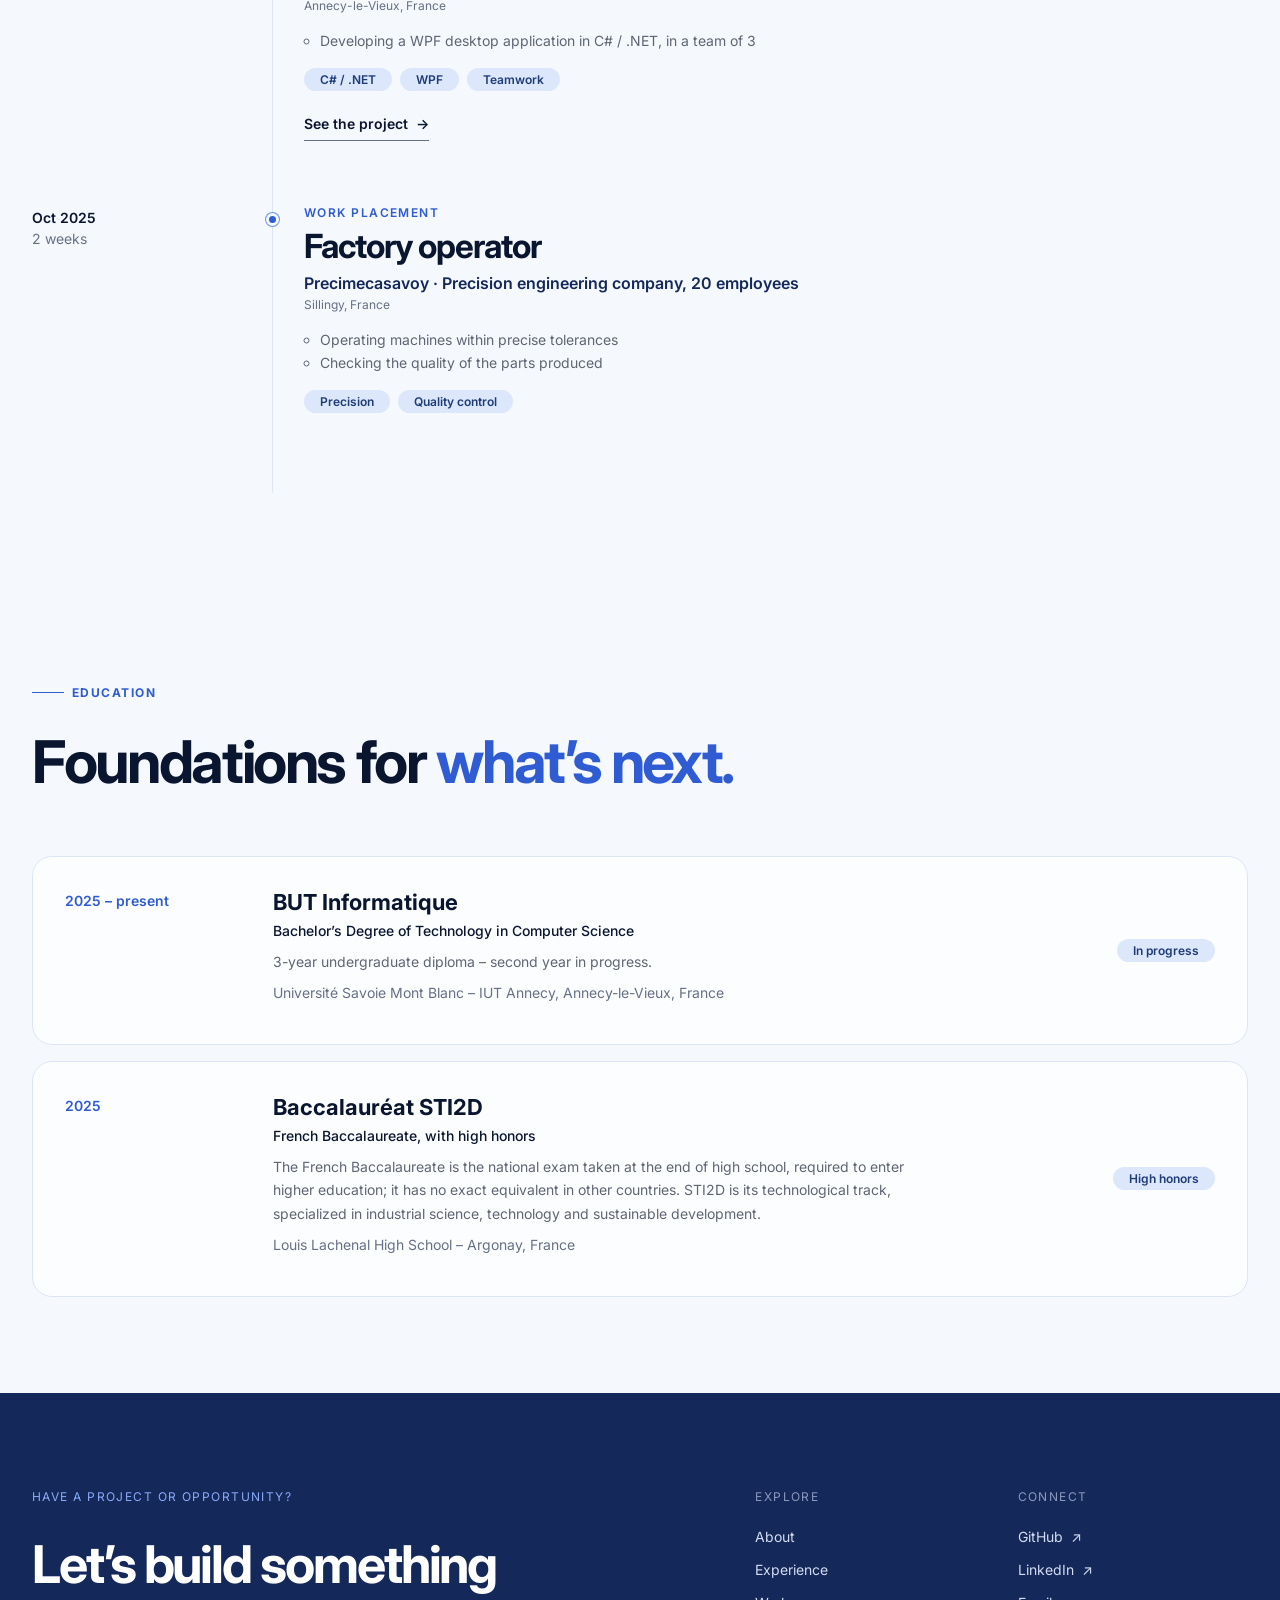
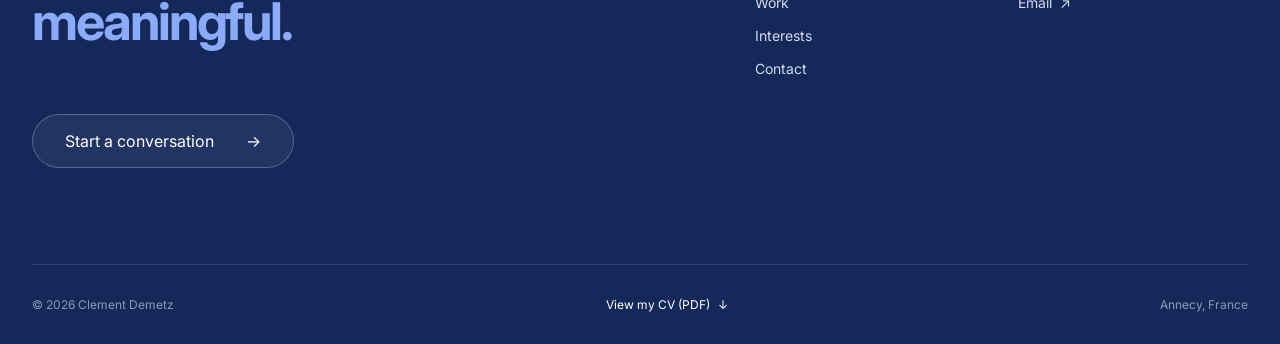
<file: experience.html>
<!DOCTYPE html>
<html lang="en">
<head>
  <meta charset="UTF-8">
  <meta name="viewport" content="width=device-width, initial-scale=1.0">
  <meta name="description" content="Education and professional experience of Clement Demetz.">
  <title>Experience – Clement Demetz</title>
  <link rel="preconnect" href="https://fonts.googleapis.com">
  <link rel="preconnect" href="https://fonts.gstatic.com" crossorigin>
  <link rel="stylesheet" href="https://fonts.googleapis.com/css2?family=Inter:wght@400;500;600;700&display=swap">
  <link rel="stylesheet" href="assets/css/variables.css">
  <link rel="stylesheet" href="assets/css/base.css">
  <link rel="stylesheet" href="assets/css/components.css">
</head>
<body>

  <!-- Decorative background: soft blurred blobs drifting behind the whole site (pure CSS) -->
  <div class="background-blobs" aria-hidden="true">
    <span class="blob blob-main"></span>
    <span class="blob blob-second"></span>
  </div>

  <header>
    <nav class="site-nav">
      <a class="logo" href="index.html" aria-label="Clement Demetz – Home"></a>
      <ul class="nav-links" id="nav-links">
        <li><a href="index.html">Home</a></li>
        <li><a href="about.html">About</a></li>
        <li><a href="experience.html" aria-current="page">Experience</a></li>
        <li><a href="work.html">Work</a></li>
        <li><a href="interests.html">Interests</a></li>
        <li><a href="contact.html">Contact</a></li>
      </ul>
      <a class="nav-contact" href="contact.html">Let's talk <span aria-hidden="true">→</span></a>
      <button class="menu-button" type="button" aria-expanded="false" aria-controls="nav-links" aria-label="Open the menu">
        <span class="menu-icon" aria-hidden="true"></span>
      </button>
    </nav>
  </header>

  <main>
    <section class="page-intro">
      <p class="eyebrow"><span aria-hidden="true"></span>Experience</p>
      <h1>Learning through <span>doing.</span></h1>
      <p class="lead">From building sites to software teams, every experience has taught me how to collaborate, adapt
        and take responsibility.</p>
      <span class="page-number" aria-hidden="true">/ 03</span>
    </section>

    <section class="section">
      <div class="reveal">
        <p class="eyebrow"><span aria-hidden="true"></span>Work experience &amp; university projects</p>
        <h2 class="section-title">From the most <span>recent.</span></h2>
      </div>

      <ol class="timeline">
        <li class="timeline-item reveal">
          <p class="timeline-date">Oct 2026 – Feb 2027 <span>5 months</span></p>
          <span class="timeline-dot" aria-hidden="true"></span>
          <article class="timeline-content">
            <p class="timeline-type">University team project · SAÉ 3.01</p>
            <h3>E-commerce website for a phone retailer</h3>
            <p class="timeline-company">IUT Annecy · Université Savoie Mont Blanc</p>
            <p class="timeline-place">Annecy-le-Vieux, France</p>
            <ul class="timeline-missions">
              <li>Design and development of the website (UI/UX)</li>
              <li>GDPR compliance of the website and its data</li>
              <li>Agile method with sprints, in a team of 5</li>
            </ul>
            <ul class="tag-list" aria-label="Skills gained">
              <li>Agile &amp; sprints</li>
              <li>UI / UX design</li>
              <li>GDPR</li>
              <li>Teamwork</li>
            </ul>
            <a class="text-link" href="work.html#project-1">See the project <span aria-hidden="true">→</span></a>
          </article>
        </li>

        <li class="timeline-item reveal">
          <p class="timeline-date">Jun – Aug 2026 <span>2 months</span></p>
          <span class="timeline-dot" aria-hidden="true"></span>
          <article class="timeline-content">
            <p class="timeline-type">Summer job</p>
            <h3>Carpenter</h3>
            <p class="timeline-company">LP Charpente · Carpentry company, 150 employees</p>
            <p class="timeline-place">Allonzier-la-Caille, France</p>
            <ul class="timeline-missions">
              <li>Reading plans and building structures to the millimeter</li>
              <li>Working at height in strict compliance with safety rules</li>
              <li>Working daily in a team of 3 on construction and renovation sites (mainly public buildings)</li>
            </ul>
            <ul class="tag-list" aria-label="Skills gained">
              <li>Precision</li>
              <li>Safety rules</li>
              <li>Teamwork</li>
            </ul>
          </article>
        </li>

        <li class="timeline-item reveal">
          <p class="timeline-date">April 2026 <span>SAÉ 2.01</span></p>
          <span class="timeline-dot" aria-hidden="true"></span>
          <article class="timeline-content">
            <p class="timeline-type">University team project · SAÉ 2.01</p>
            <h3>WPF desktop application for a furniture company</h3>
            <p class="timeline-company">IUT Annecy · Université Savoie Mont Blanc</p>
            <p class="timeline-place">Annecy-le-Vieux, France</p>
            <ul class="timeline-missions">
              <li>Developing a WPF desktop application in C# / .NET, in a team of 3</li>
            </ul>
            <ul class="tag-list" aria-label="Skills gained">
              <li>C# / .NET</li>
              <li>WPF</li>
              <li>Teamwork</li>
            </ul>
            <a class="text-link" href="work.html#project-2">See the project <span aria-hidden="true">→</span></a>
          </article>
        </li>

        <li class="timeline-item reveal">
          <p class="timeline-date">Oct 2025 <span>2 weeks</span></p>
          <span class="timeline-dot" aria-hidden="true"></span>
          <article class="timeline-content">
            <p class="timeline-type">Work placement</p>
            <h3>Factory operator</h3>
            <p class="timeline-company">Precimecasavoy · Precision engineering company, 20 employees</p>
            <p class="timeline-place">Sillingy, France</p>
            <ul class="timeline-missions">
              <li>Operating machines within precise tolerances</li>
              <li>Checking the quality of the parts produced</li>
            </ul>
            <ul class="tag-list" aria-label="Skills gained">
              <li>Precision</li>
              <li>Quality control</li>
            </ul>
          </article>
        </li>
      </ol>
    </section>

    <section class="section">
      <div class="reveal">
        <p class="eyebrow"><span aria-hidden="true"></span>Education</p>
        <h2 class="section-title">Foundations for <span>what’s next.</span></h2>
      </div>

      <ul class="education-cards">
        <li class="panel education-card reveal">
          <p class="education-date">2025 – present</p>
          <div>
            <h3>BUT Informatique</h3>
            <p class="education-equivalent">Bachelor’s Degree of Technology in Computer Science</p>
            <p>3-year undergraduate diploma – second year in progress.</p>
            <p class="education-school">Université Savoie Mont Blanc – IUT Annecy, Annecy-le-Vieux, France</p>
          </div>
          <span class="badge">In progress</span>
        </li>
        <li class="panel education-card reveal">
          <p class="education-date">2025</p>
          <div>
            <h3>Baccalauréat STI2D</h3>
            <p class="education-equivalent">French Baccalaureate, with high honors</p>
            <p>The French Baccalaureate is the national exam taken at the end of high school, required to enter higher
              education; it has no exact equivalent in other countries. STI2D is its technological track, specialized
              in industrial science, technology and sustainable development.</p>
            <p class="education-school">Louis Lachenal High School – Argonay, France</p>
          </div>
          <span class="badge">High honors</span>
        </li>
      </ul>
    </section>
  </main>

  <footer>
    <div class="footer-main">
      <div class="footer-intro">
        <p class="footer-eyebrow">Have a project or opportunity?</p>
        <p class="footer-heading">Let’s build something <span class="strong-character">meaningful.</span></p>
        <a class="footer-button" href="contact.html">Start a conversation <span aria-hidden="true">→</span></a>
      </div>

      <div class="footer-links">
        <p class="footer-title">Explore</p>
        <a href="about.html">About</a>
        <a href="experience.html">Experience</a>
        <a href="work.html">Work</a>
        <a href="interests.html">Interests</a>
        <a href="contact.html">Contact</a>
      </div>

      <div class="footer-connect">
        <p class="footer-title">Connect</p>
        <a href="https://github.com/Cdemetz" target="_blank" rel="noopener">GitHub<span class="footer-icon" aria-hidden="true">↗</span></a>
        <a href="https://www.linkedin.com/in/clement-demetz-852873438" target="_blank" rel="noopener">LinkedIn<span class="footer-icon" aria-hidden="true">↗</span></a>
        <a href="mailto:cdemetz27@gmail.com">Email<span class="footer-icon" aria-hidden="true">↗</span></a>
      </div>
    </div>

    <div class="footer-bottom">
      <p>&copy; 2026 Clement Demetz</p>
      <a class="footer-cv" href="assets/pdf/cv/clement-demetz-cv.pdf" target="_blank" rel="noopener">View my CV (PDF)<span class="footer-icon" aria-hidden="true">↓</span></a>
      <p>Annecy, France</p>
    </div>
  </footer>

  <script src="assets/js/main.js"></script>
</body>
</html>
</file>
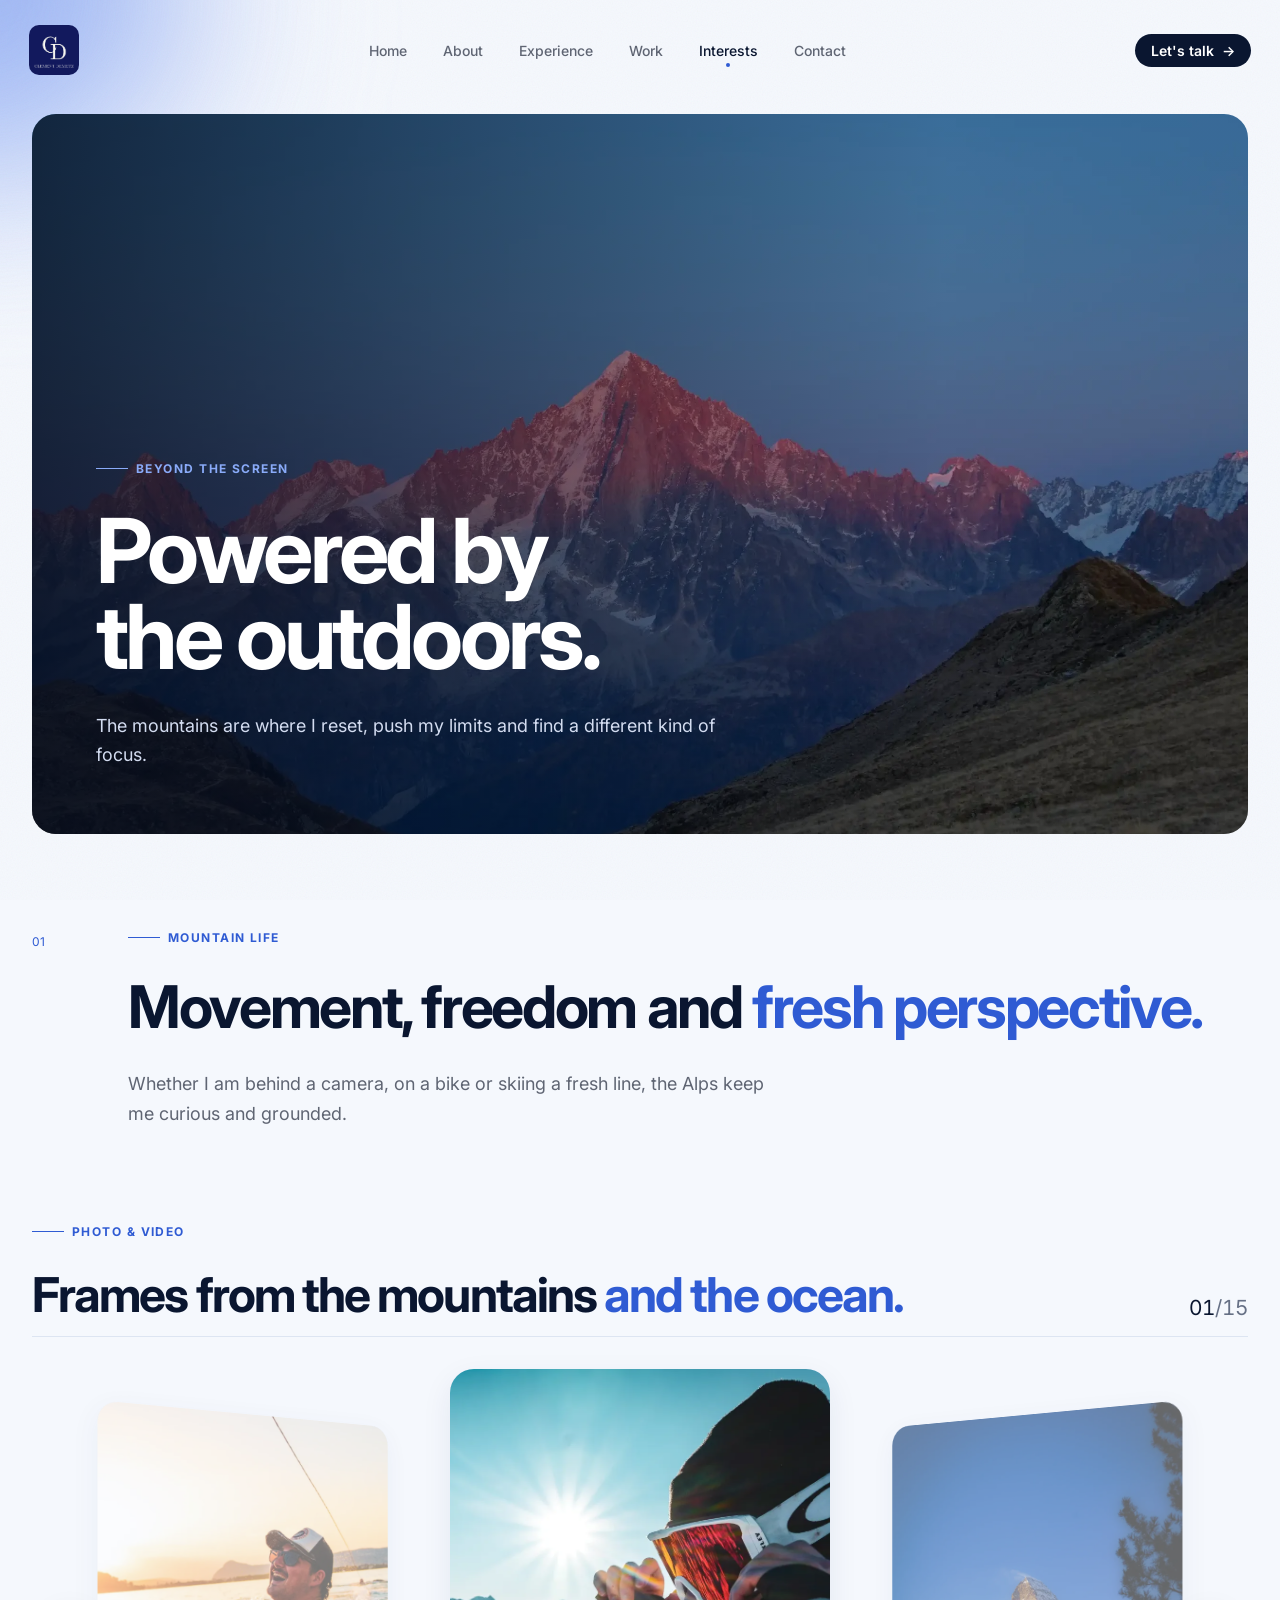
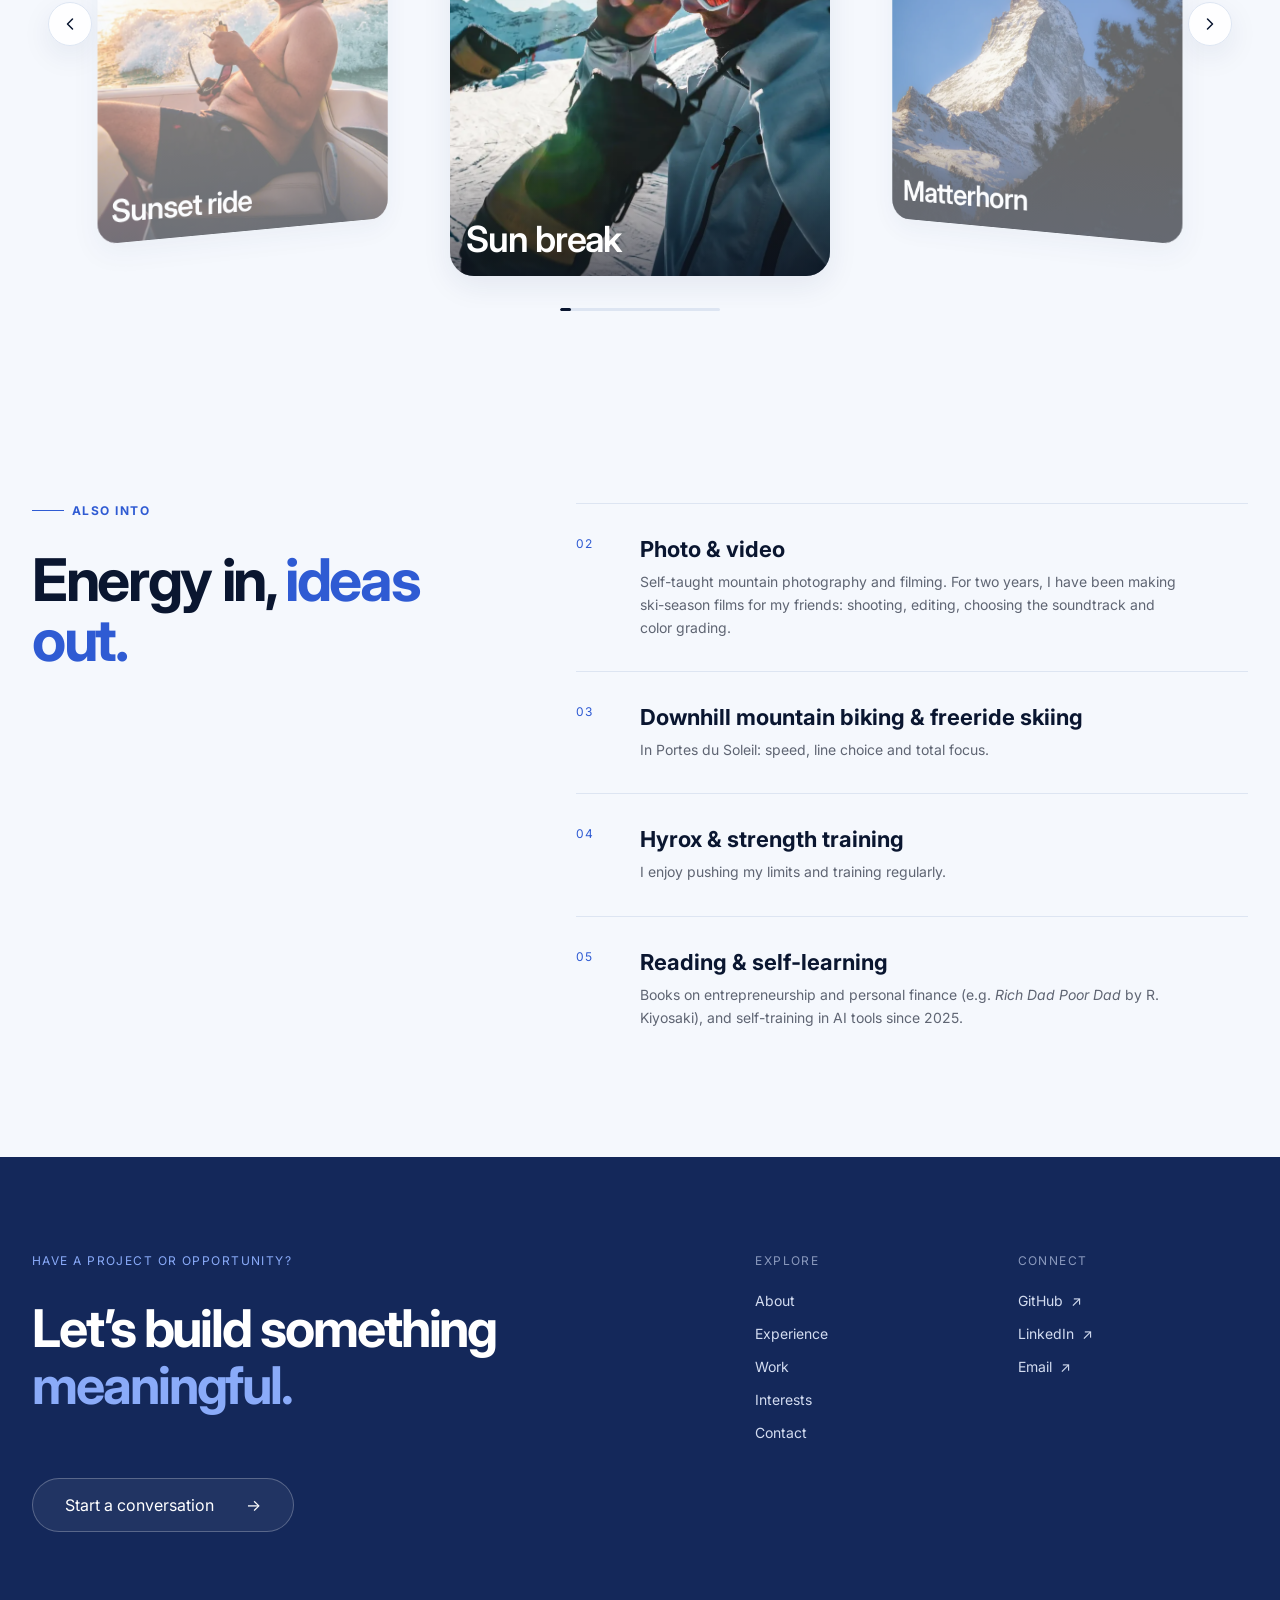
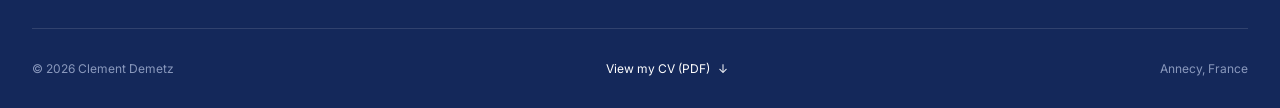
<file: interests.html>
<!DOCTYPE html>
<html lang="en">
<head>
  <meta charset="UTF-8">
  <meta name="viewport" content="width=device-width, initial-scale=1.0">
  <meta name="description" content="Interests and hobbies of Clement Demetz.">
  <title>Interests – Clement Demetz</title>
  <link rel="preconnect" href="https://fonts.googleapis.com">
  <link rel="preconnect" href="https://fonts.gstatic.com" crossorigin>
  <link rel="stylesheet" href="https://fonts.googleapis.com/css2?family=Inter:wght@400;500;600;700&display=swap">
  <link rel="stylesheet" href="assets/css/variables.css">
  <link rel="stylesheet" href="assets/css/base.css">
  <link rel="stylesheet" href="assets/css/components.css">
</head>
<body>

  <!-- Decorative background: soft blurred blobs drifting behind the whole site (pure CSS) -->
  <div class="background-blobs" aria-hidden="true">
    <span class="blob blob-main"></span>
    <span class="blob blob-second"></span>
  </div>

  <header>
    <nav class="site-nav">
      <a class="logo" href="index.html" aria-label="Clement Demetz – Home"></a>
      <ul class="nav-links" id="nav-links">
        <li><a href="index.html">Home</a></li>
        <li><a href="about.html">About</a></li>
        <li><a href="experience.html">Experience</a></li>
        <li><a href="work.html">Work</a></li>
        <li><a href="interests.html" aria-current="page">Interests</a></li>
        <li><a href="contact.html">Contact</a></li>
      </ul>
      <a class="nav-contact" href="contact.html">Let's talk <span aria-hidden="true">→</span></a>
      <button class="menu-button" type="button" aria-expanded="false" aria-controls="nav-links" aria-label="Open the menu">
        <span class="menu-icon" aria-hidden="true"></span>
      </button>
    </nav>
  </header>

  <main>
    <section class="interests-hero">
      <img class="interests-hero-image" src="assets/img/interest/massif-montagneux.webp" width="2000" height="1333"
        alt="Snowy peaks glowing pink at sunrise above a dark valley" fetchpriority="high">
      <div class="interests-hero-text">
        <p class="eyebrow"><span aria-hidden="true"></span>Beyond the screen</p>
        <h1>Powered by <span>the outdoors.</span></h1>
        <p class="lead">The mountains are where I reset, push my limits and find a different kind of focus.</p>
      </div>
    </section>

    <section class="section">
      <div class="interest-lead reveal">
        <span class="interest-number" aria-hidden="true">01</span>
        <div>
          <p class="eyebrow"><span aria-hidden="true"></span>Mountain life</p>
          <h2 class="section-title">Movement, freedom and <span>fresh perspective.</span></h2>
          <p class="lead">Whether I am behind a camera, on a bike or skiing a fresh line, the Alps keep me curious and
            grounded.</p>
        </div>
      </div>

    </section>

    <!-- Photo carousel. Without JavaScript it is a simple strip of photos that
         scrolls sideways; main.js adds the arrows, the counter and the 3D effect. -->
    <section class="section gallery" aria-labelledby="gallery-title">
      <div class="gallery-header reveal">
        <div>
          <p class="eyebrow"><span aria-hidden="true"></span>Photo &amp; video</p>
          <h2 class="section-title" id="gallery-title">Frames from the mountains <span>and the ocean.</span></h2>
        </div>
        <p class="gallery-counter" aria-hidden="true">
          <span class="gallery-current">01</span><span class="gallery-total">/15</span>
        </p>
      </div>

      <div class="coverflow" role="region" aria-roledescription="carousel" aria-label="Photo gallery">
        <ul class="coverflow-track" tabindex="0" aria-label="Photos, use the arrow keys to browse">
          <li class="coverflow-slide">
            <figure>
              <img class="focus-right" src="assets/img/interest/skieur-soleil.webp" width="1600" height="1067"
                alt="Skier with red-tinted goggles taking a break in the sun, snowy peaks behind" decoding="async">
              <figcaption>Sun break</figcaption>
            </figure>
          </li>
          <li class="coverflow-slide">
            <figure>
              <img src="assets/img/interest/cervin-photo.webp" width="1067" height="1600"
                alt="The snowy summit of the Matterhorn against a deep blue sky, framed by pine branches"
                decoding="async">
              <figcaption>Matterhorn</figcaption>
            </figure>
          </li>
          <li class="coverflow-slide">
            <figure>
              <img src="assets/img/interest/surf.webp" width="1600" height="1067"
                alt="Black-and-white photo of a surfer carving a breaking wave" decoding="async">
              <figcaption>Carving</figcaption>
            </figure>
          </li>
          <li class="coverflow-slide">
            <figure>
              <img src="assets/img/interest/ski-professionel-figure.webp" width="1600" height="1066"
                alt="Freestyle skier flipping in mid-air above a snowy slope" loading="lazy" decoding="async">
              <figcaption>Freestyle</figcaption>
            </figure>
          </li>
          <li class="coverflow-slide">
            <figure>
              <img src="assets/img/interest/photo-montagne-enneiger.webp" width="1067" height="1600"
                alt="Last light turning a snowy summit orange at dusk" loading="lazy" decoding="async">
              <figcaption>Last light</figcaption>
            </figure>
          </li>
          <li class="coverflow-slide">
            <figure>
              <img src="assets/img/interest/plage-noiretblanc.webp" width="1600" height="1067"
                alt="Black-and-white beach with two surfers walking below a dark cliff" loading="lazy"
                decoding="async">
              <figcaption>Low tide</figcaption>
            </figure>
          </li>
          <li class="coverflow-slide">
            <figure>
              <img src="assets/img/interest/skieur-arbres.webp" width="1600" height="1067"
                alt="Skier holding his skis between two larch trees, snowy mountains behind" loading="lazy"
                decoding="async">
              <figcaption>Larches</figcaption>
            </figure>
          </li>
          <li class="coverflow-slide">
            <figure>
              <img class="focus-left" src="assets/img/interest/massif-mont-blanc.webp" width="1600" height="1067"
                alt="Black-and-white view of the jagged peaks of the Mont Blanc massif in the clouds, with a drone flying nearby"
                loading="lazy" decoding="async">
              <figcaption>Mont Blanc</figcaption>
            </figure>
          </li>
          <li class="coverflow-slide">
            <figure>
              <img src="assets/img/interest/portrait-surf.webp" width="1067" height="1600"
                alt="Black-and-white portrait of a surfer holding his board, another surfer walking on the beach behind"
                loading="lazy" decoding="async">
              <figcaption>Before the session</figcaption>
            </figure>
          </li>
          <li class="coverflow-slide">
            <figure>
              <img src="assets/img/interest/athlete-pro.webp" width="1067" height="1600"
                alt="Skier in a red jacket and black helmet looking over snowy mountains" loading="lazy"
                decoding="async">
              <figcaption>Summit view</figcaption>
            </figure>
          </li>
          <li class="coverflow-slide">
            <figure>
              <img src="assets/img/interest/surf-paysage.webp" width="1600" height="1067"
                alt="Sandy beach and turquoise waves seen through pine branches" loading="lazy" decoding="async">
              <figcaption>Coastline</figcaption>
            </figure>
          </li>
          <li class="coverflow-slide">
            <figure>
              <img src="assets/img/interest/skieur-detail-remontermecaniques.webp" width="1600" height="1067"
                alt="Skier in an orange jacket and white helmet in front of a chairlift at golden hour" loading="lazy"
                decoding="async">
              <figcaption>Golden hour</figcaption>
            </figure>
          </li>
          <li class="coverflow-slide">
            <figure>
              <img src="assets/img/interest/surf-froid.webp" width="1067" height="1600"
                alt="Lone surfer walking on a wet beach below a towering cliff, in cold blue light" loading="lazy"
                decoding="async">
              <figcaption>Cold water</figcaption>
            </figure>
          </li>
          <li class="coverflow-slide">
            <figure>
              <img src="assets/img/interest/ski-composition.webp" width="2086" height="1179"
                alt="Aerial view of skiers and snowboarders in a snow park" loading="lazy" decoding="async">
              <figcaption>Snow park</figcaption>
            </figure>
          </li>
          <li class="coverflow-slide">
            <figure>
              <img class="focus-right" src="assets/img/interest/bateau.webp" width="1600" height="1067"
                alt="Man laughing on a boat at sunset, with waves behind him" loading="lazy" decoding="async">
              <figcaption>Sunset ride</figcaption>
            </figure>
          </li>
        </ul>

        <!-- Arrows and progress bar: hidden until main.js is ready -->
        <button class="coverflow-arrow coverflow-previous" type="button" aria-label="Previous photo" hidden>
          <svg aria-hidden="true" width="20" height="20" viewBox="0 0 24 24" fill="none" stroke="currentColor"
            stroke-width="1.8" stroke-linecap="round" stroke-linejoin="round">
            <path d="m15 18-6-6 6-6" />
          </svg>
        </button>
        <button class="coverflow-arrow coverflow-next" type="button" aria-label="Next photo" hidden>
          <svg aria-hidden="true" width="20" height="20" viewBox="0 0 24 24" fill="none" stroke="currentColor"
            stroke-width="1.8" stroke-linecap="round" stroke-linejoin="round">
            <path d="m9 18 6-6-6-6" />
          </svg>
        </button>
        <div class="coverflow-progress" aria-hidden="true"><span></span></div>
        <p class="visually-hidden coverflow-status" aria-live="polite"></p>
      </div>
    </section>

    <section class="section other-interests">
      <div class="reveal">
        <p class="eyebrow"><span aria-hidden="true"></span>Also into</p>
        <h2 class="section-title">Energy in, <span>ideas out.</span></h2>
      </div>

      <ol class="numbered-list" start="2">
        <li class="numbered-item reveal">
          <h3>Photo &amp; video</h3>
          <p>Self-taught mountain photography and filming. For two years, I have been making ski-season films for my
            friends: shooting, editing, choosing the soundtrack and color grading.</p>
        </li>
        <li class="numbered-item reveal">
          <h3>Downhill mountain biking &amp; freeride skiing</h3>
          <p>In Portes du Soleil: speed, line choice and total focus.</p>
        </li>
        <li class="numbered-item reveal">
          <h3>Hyrox &amp; strength training</h3>
          <p>I enjoy pushing my limits and training regularly.</p>
        </li>
        <li class="numbered-item reveal">
          <h3>Reading &amp; self-learning</h3>
          <p>Books on entrepreneurship and personal finance (e.g. <cite>Rich Dad Poor Dad</cite> by R. Kiyosaki), and
            self-training in AI tools since 2025.</p>
        </li>
      </ol>
    </section>
  </main>

  <footer>
    <div class="footer-main">
      <div class="footer-intro">
        <p class="footer-eyebrow">Have a project or opportunity?</p>
        <p class="footer-heading">Let’s build something <span class="strong-character">meaningful.</span></p>
        <a class="footer-button" href="contact.html">Start a conversation <span aria-hidden="true">→</span></a>
      </div>

      <div class="footer-links">
        <p class="footer-title">Explore</p>
        <a href="about.html">About</a>
        <a href="experience.html">Experience</a>
        <a href="work.html">Work</a>
        <a href="interests.html">Interests</a>
        <a href="contact.html">Contact</a>
      </div>

      <div class="footer-connect">
        <p class="footer-title">Connect</p>
        <a href="https://github.com/Cdemetz" target="_blank" rel="noopener">GitHub<span class="footer-icon" aria-hidden="true">↗</span></a>
        <a href="https://www.linkedin.com/in/clement-demetz-852873438" target="_blank" rel="noopener">LinkedIn<span class="footer-icon" aria-hidden="true">↗</span></a>
        <a href="mailto:cdemetz27@gmail.com">Email<span class="footer-icon" aria-hidden="true">↗</span></a>
      </div>
    </div>

    <div class="footer-bottom">
      <p>&copy; 2026 Clement Demetz</p>
      <a class="footer-cv" href="assets/pdf/cv/clement-demetz-cv.pdf" target="_blank" rel="noopener">View my CV (PDF)<span class="footer-icon" aria-hidden="true">↓</span></a>
      <p>Annecy, France</p>
    </div>
  </footer>

  <script src="assets/js/main.js"></script>
</body>
</html>
</file>
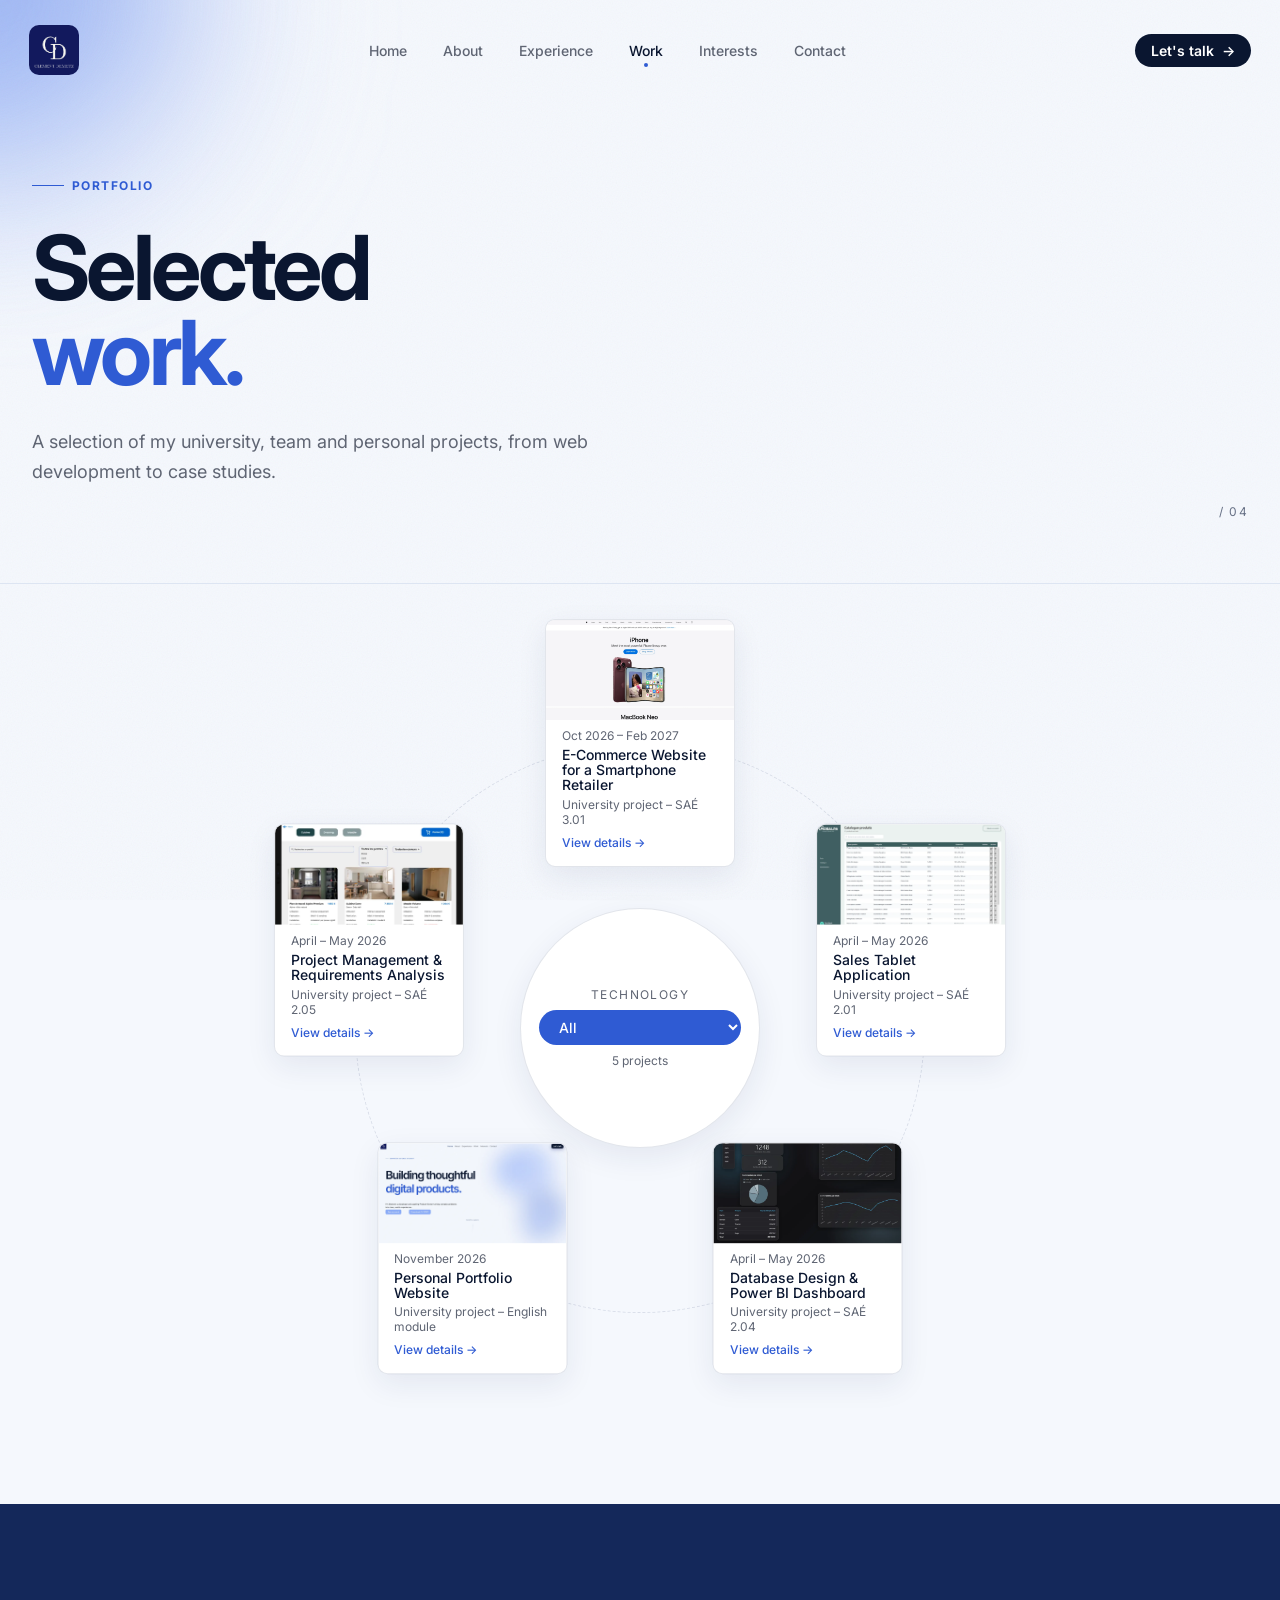
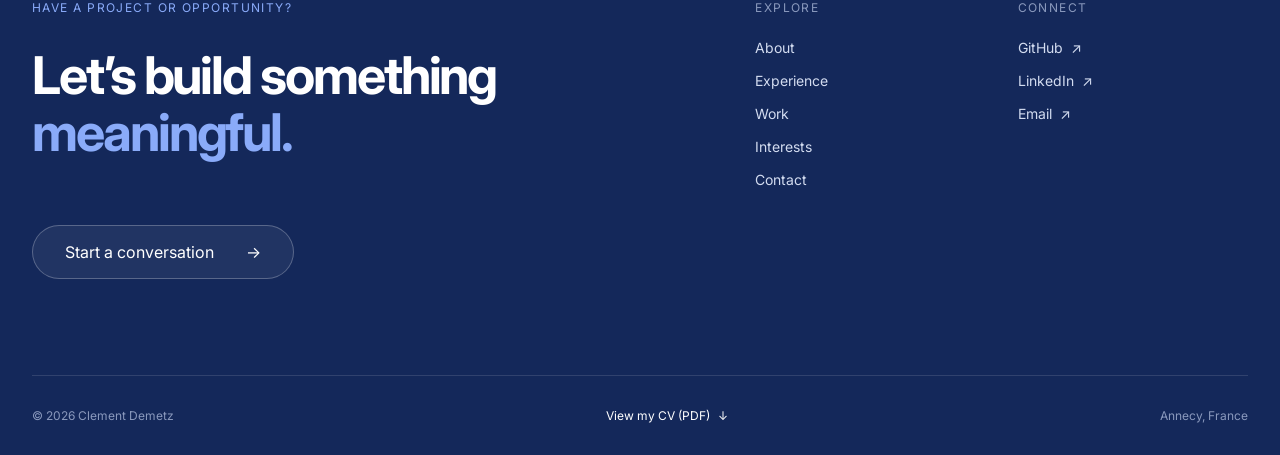
<file: work.html>
<!DOCTYPE html>
<html lang="en">
<head>
  <meta charset="UTF-8">
  <meta name="viewport" content="width=device-width, initial-scale=1.0">
  <meta name="description" content="Projects and work by Clement Demetz.">
  <title>Work – Clement Demetz</title>
  <link rel="preconnect" href="https://fonts.googleapis.com">
  <link rel="preconnect" href="https://fonts.gstatic.com" crossorigin>
  <link rel="stylesheet" href="https://fonts.googleapis.com/css2?family=Inter:wght@400;500;600;700&display=swap">
  <link rel="stylesheet" href="assets/css/variables.css">
  <link rel="stylesheet" href="assets/css/base.css">
  <link rel="stylesheet" href="assets/css/components.css">
</head>
<body>

  <!-- Decorative background: soft blurred blobs drifting behind the whole site (pure CSS) -->
  <div class="background-blobs" aria-hidden="true">
    <span class="blob blob-main"></span>
    <span class="blob blob-second"></span>
  </div>

  <header>
    <nav class="site-nav">
      <a class="logo" href="index.html" aria-label="Clement Demetz – Home"></a>
      <ul class="nav-links" id="nav-links">
        <li><a href="index.html">Home</a></li>
        <li><a href="about.html">About</a></li>
        <li><a href="experience.html">Experience</a></li>
        <li><a href="work.html" aria-current="page">Work</a></li>
        <li><a href="interests.html">Interests</a></li>
        <li><a href="contact.html">Contact</a></li>
      </ul>
      <a class="nav-contact" href="contact.html">Let's talk <span aria-hidden="true">→</span></a>
      <button class="menu-button" type="button" aria-expanded="false" aria-controls="nav-links" aria-label="Open the menu">
        <span class="menu-icon" aria-hidden="true"></span>
      </button>
    </nav>
  </header>

  <main>
    <section class="page-intro">
      <p class="eyebrow"><span aria-hidden="true"></span>Portfolio</p>
      <h1>Selected <span>work.</span></h1>
      <p class="lead">A selection of my university, team and personal projects, from web development to
        case studies.</p>
      <span class="page-number" aria-hidden="true">/ 04</span>
    </section>

    <!-- Technology filter: the chosen technology sits in the center,
         the matching projects orbit around it (generated in main.js) -->
    <section class="orbit-section" aria-labelledby="orbit-heading">
      <h2 id="orbit-heading" class="visually-hidden">Projects by technology</h2>

      <div class="orbit">
        <div class="orbit-ring" aria-hidden="true"></div>

        <div class="orbit-center">
          <label class="orbit-label" for="tech-filter">Technology</label>
          <select class="orbit-select" id="tech-filter">
            <option value="all">All</option>
          </select>
          <p class="orbit-count" aria-live="polite"></p>
        </div>

        <ul class="orbit-projects"></ul>
      </div>
    </section>

    <!-- Project pop-up: filled by main.js with the clicked project -->
    <dialog class="project-dialog" aria-labelledby="dialog-title">
      <button class="dialog-close" type="button" aria-label="Close the project details">
        <span aria-hidden="true">×</span>
      </button>
      <div class="dialog-body"></div>
    </dialog>
  </main>

  <footer>
    <div class="footer-main">
      <div class="footer-intro">
        <p class="footer-eyebrow">Have a project or opportunity?</p>
        <p class="footer-heading">Let’s build something <span class="strong-character">meaningful.</span></p>
        <a class="footer-button" href="contact.html">Start a conversation <span aria-hidden="true">→</span></a>
      </div>

      <div class="footer-links">
        <p class="footer-title">Explore</p>
        <a href="about.html">About</a>
        <a href="experience.html">Experience</a>
        <a href="work.html">Work</a>
        <a href="interests.html">Interests</a>
        <a href="contact.html">Contact</a>
      </div>

      <div class="footer-connect">
        <p class="footer-title">Connect</p>
        <a href="https://github.com/Cdemetz" target="_blank" rel="noopener">GitHub<span class="footer-icon" aria-hidden="true">↗</span></a>
        <a href="https://www.linkedin.com/in/clement-demetz-852873438" target="_blank" rel="noopener">LinkedIn<span class="footer-icon" aria-hidden="true">↗</span></a>
        <a href="mailto:cdemetz27@gmail.com">Email<span class="footer-icon" aria-hidden="true">↗</span></a>
      </div>
    </div>

    <div class="footer-bottom">
      <p>&copy; 2026 Clement Demetz</p>
      <a class="footer-cv" href="assets/pdf/cv/clement-demetz-cv.pdf" target="_blank" rel="noopener">View my CV (PDF)<span class="footer-icon" aria-hidden="true">↓</span></a>
      <p>Annecy, France</p>
    </div>
  </footer>

  <script src="assets/js/main.js"></script>
</body>
</html>
</file>
<file: assets/css/variables.css>
/* Design variables: the single source of every color, size and spacing value.
   Change a value here and it updates everywhere on the site. */

:root {
  /* Colors */
  --color-bg: #f5f8fd;
  --color-text-default: #5f6573;
  --color-text-hovered: #1f3b78;
  --color-footer-bg: #14285a;
  --color-footer-strong: #8aabf9;
  --color-header-butt-contact: var(--color-ink); /* same dark navy as the titles (one single value) */
  --color-section-strong:#2f5bd3;

  /* Colors from the Figma mock-up (pages About, Experience, Interests, Contact) */
  --color-ink: #0a1630;            /* titles */
  --color-sky: #6a93f0;            /* hover of the accent buttons, gradients */
  --color-mist: #dce7fb;           /* light blue badges */
  --color-line: #dde5f2;           /* thin borders and separators */
  --color-muted: #667085;          /* small labels, dates (contrast AA on the light background) */
  --color-white: #ffffff;
  --color-surface: rgba(255, 255, 255, 0.72); /* cards: lets the blurred background show a little */
  --color-hero-overlay: linear-gradient(90deg, rgba(5, 12, 28, 0.78), rgba(5, 12, 28, 0.2) 75%);
  --color-photo-placeholder: linear-gradient(135deg, #14285a 0%, #2f5bd3 55%, #8aabf9 100%);
  --color-error: #a3261b;          /* form error message (contrast AA on its background) */
  --color-error-bg: #fde8e6;

  /* Footer colors */
  --color-footer-text: #ffffff;
  --color-footer-link: #d3dcf0;
  --color-footer-muted: #8a99bd;
  --color-footer-line: rgba(255, 255, 255, 0.12);
  --color-footer-button-bg: rgba(255, 255, 255, 0.06);
  --color-footer-button-bg-hover: rgba(255, 255, 255, 0.14);
  --color-footer-button-border: rgba(255, 255, 255, 0.25);

  /* Typography */
  --font-main: "Inter", system-ui, sans-serif;
  --font-size-xs: 0.75rem;
  --font-size-sm: 0.875rem;
  --font-size-md: 1rem;
  --font-size-lg: 1.3rem;
  --font-size-display: 3.25rem;
  --font-size-display-mobile: 2rem;
  --font-size-h1: clamp(3rem, 7vw, 5.75rem);    /* big page titles: scale with the screen */
  --font-size-h2: clamp(2.25rem, 4.6vw, 4rem);  /* section titles */
  --font-size-h3: 1.375rem;
  --font-size-intro: 1.125rem;                  /* lead paragraph under a page title */
  --line-height-title: 0.95;
  --line-height-text: 1.65;
  --letter-spacing-title: -0.04em;              /* tight titles, like the mock-up (tighter makes letters touch) */
  --font-weight-bold: 700;
  --line-height-tight: 1.1;
  --letter-spacing-wide: 0.12em;

  /* Spacing . rem is the root em unit, if user change the size of the global font, spacing scales accordingly */
  --space-xs: 0.25rem;
  --space-sm: 0.5rem;
  --space-md: 1rem;
  --space-lg: 2rem;
  --space-xl: 4rem;
  --space-xxl: 6rem;

  /* Shapes */
  --radius-pill: 999px;
  --radius-panel: 20px;                         /* cards of the About / Experience / Contact pages */
  --profile-photo-width: 320px;                /* About page photo (computer) */
  --profile-photo-width-mobile: 240px;         /* About page photo (phone) */

  /* Layout */
  --content-max: 1240px;                        /* max width of the page content */
  --page-gutter: max(var(--space-lg), calc((100% - var(--content-max)) / 2)); /* side space that centers the content */
  --header-height: 64px;
  --header-top: 18px;
  --skill-bar-height: 4px;
  --timeline-dot-size: 13px;
  --icon-button-size: 42px;

  /* Interests: photo carousel */
  --coverflow-slide-width: min(72vw, 300px);          /* phones */
  --coverflow-slide-width-desktop: min(34vw, 380px);  /* 768px and more */
  --coverflow-side-scale: 0.82;                       /* size of the photos next to the center one */
  --coverflow-side-rotate: 22deg;                     /* 3D turn of the side photos (desktop) */
  --coverflow-arrow-size: 44px;                       /* big enough for a finger */
  --coverflow-duration: 0.5s;
  --color-caption-overlay: linear-gradient(to top, rgba(5, 12, 28, 0.6), transparent);

  /* Project cards */
  /* 3 full cards + half of the 4th on any screen: (screen - side spaces) / 3.5, between 320px and 500px */
  --card-width: clamp(320px, calc((100vw - 10rem) / 3.5), 500px);
  --card-width-mobile: 78vw;             /* phone: one card + the edge of the next one, a hint to swipe */
  --card-media-height: min(220px, 18vh); /* smaller image on short screens */
  --card-radius: 24px;
  --color-card-bg: #ffffff;
  --color-card-border: rgba(20, 40, 90, 0.12);
  --card-shadow: 0 10px 30px rgba(20, 40, 90, 0.08);
  --view-all-size: 72px; /* round arrow button at the end of the cards */

  /* Work page: technology orbit */
  --orbit-size: min(760px, 90vw);        /* width and height of the whole orbit */
  --orbit-tile-width: 190px;
  --orbit-tile-media-height: 100px;
  --orbit-radius: calc(var(--orbit-size) / 2 - var(--orbit-tile-width) / 2);
  --orbit-center-size: 240px;
  --orbit-duration: 150s;                /* one full turn: very slow on purpose */
  --orbit-move-duration: 0.8s;           /* tiles moving to their new place after a filter */

  /* Project pop-up */
  --dialog-width: 960px;
  --dialog-media-height: min(420px, 45vh); /* tall enough to read screenshots and diagrams */
  --dialog-close-size: 40px;
  --color-backdrop: rgba(10, 22, 48, 0.55); /* dark veil behind the pop-up */
  --font-size-xl: 2rem;

  /* Image carousel in the pop-up */
  --carousel-button-size: 44px;
  --carousel-button-size-mobile: 32px;
  --dialog-media-height-mobile: 260px;
  --carousel-dot-size: 8px;
  --carousel-duration: 0.5s;

  /* Animated background: two blurred silhouettes on the right */
  --blob-size: clamp(260px, 32vw, 520px);       /* scales with the screen, within limits */
  --blob-size-mobile: 240px;
  --blob-blur: 90px;                            /* more blur = more of a silhouette */
  --color-blob-main-start: rgba(138, 171, 249, 0.75);
  --color-blob-main-end: rgba(199, 214, 255, 0.55);
  --color-blob-second-start: rgba(47, 91, 211, 0.35);
  --color-blob-second-end: rgba(138, 171, 249, 0.45);
  --blob-duration: 30s;                         /* one full trip: slow and calm */

  /* Grain: SVG noise written as a "data URI" = no file to download */
  --grain: url("data:image/svg+xml,%3Csvg xmlns='http://www.w3.org/2000/svg' width='200' height='200'%3E%3Cfilter id='n'%3E%3CfeTurbulence type='fractalNoise' baseFrequency='0.8' numOctaves='3' stitchTiles='stitch'/%3E%3C/filter%3E%3Crect width='100%25' height='100%25' filter='url(%23n)'/%3E%3C/svg%3E");
  --grain-page-opacity: 0.05;  /* very light texture on the whole page */

  /* Logo */
  --logo-size: 50px;

  /* Glass effect (header) */
  --color-glass: rgba(255, 255, 255, 0.85);
  --color-glass-border: rgba(255, 255, 255, 0.125);
  --glass-shadow: 0 8px 32px 0 rgba(31, 38, 135, 0.37); /* x y blur spread color */
  --glass-blur: 50px;
  --glass-radius: 10px;

  /* Animations */
  --transition-duration: 0.4s;
  --transition-ease: cubic-bezier(0.25, 1, 0.5, 1); /* fast start, long smooth end */

  /* Margin from the left */
  --margin-left: 60px;
}
</file>
<file: assets/css/base.css>
/* Global styles applied to the whole site:
   base HTML elements (body, headings, paragraphs, links...) and general layout. */

*,
*::before,
*::after {
  box-sizing: border-box; /* padding is included in the width */
}

body {
  margin: 0; /* removes the default white band around the page */
  min-height: 100vh; /* at least the height of the screen */
  display: flex;
  flex-direction: column;
  background-color: var(--color-bg);
  color: var(--color-text-default);
  font-family: var(--font-main);
  -webkit-font-smoothing: antialiased;
}

main {
  flex: 1; /* takes the remaining space and pushes the footer to the bottom */
}

/* Hidden on screen but still read by screen readers */
.visually-hidden {
  position: absolute;
  width: 1px;
  height: 1px;
  margin: -1px;
  padding: 0;
  overflow: hidden;
  clip: rect(0 0 0 0);
  white-space: nowrap;
  border: 0;
}

/* ---------- Animated background: two blurred silhouettes on the right ----------
   Pure CSS, nothing to download.
   - Each shape is an irregular "pebble": border-radius with 8 different
     values gives a lopsided shape instead of a circle.
   - A strong blur turns it into a soft silhouette: we feel a shape,
     we do not really see its outline.
   - The shapes drift AND turn slowly on themselves: since they are not
     round, the rotation makes their silhouette seem to change.
   - Only "transform" is animated: the browser blurs the shape once,
     then just moves it, so it stays light and smooth.
   - Both shapes stay on the RIGHT side: the text is on the left. */

/* Fixed layer covering the screen, behind all the content */
.background-blobs {
  position: fixed;
  inset: 0;
  z-index: -1;
  overflow: hidden; /* a shape going off-screen never creates a scrollbar */
  pointer-events: none; /* never catches a click */
}

/* Very light grain on the whole background (set the opacity to 0 to remove it) */
.background-blobs::after {
  content: "";
  position: absolute;
  inset: 0;
  background-image: var(--grain);
  opacity: var(--grain-page-opacity);
}

.blob {
  position: absolute;
  top: 0;
  left: 0;
  translate: -50% -50%; /* the animation then moves the CENTER of the shape */
  filter: blur(var(--blob-blur));
  will-change: transform; /* tells the browser to prepare the animation */
}

.blob-main {
  width: var(--blob-size);
  aspect-ratio: 1.2; /* a bit wider than tall */
  border-radius: 62% 38% 46% 54% / 48% 62% 38% 52%; /* lopsided pebble */
  background: linear-gradient(135deg, var(--color-blob-main-start), var(--color-blob-main-end));
  animation: blob-drift-main var(--blob-duration) ease-in-out infinite;
}

.blob-second {
  width: calc(var(--blob-size) * 0.75);
  aspect-ratio: 0.85; /* a bit taller than wide */
  border-radius: 40% 60% 65% 35% / 55% 40% 60% 45%; /* another pebble */
  background: linear-gradient(200deg, var(--color-blob-second-start), var(--color-blob-second-end));
  animation: blob-drift-second calc(var(--blob-duration) * 1.3) ease-in-out infinite;
}

/* Paths in screen units (vw, vh), kept between about 66vw and 90vw:
   the right side of the screen, whatever its size */
@keyframes blob-drift-main {
  0%   { transform: translate(78vw, 30vh) rotate(0deg) scale(1); }
  25%  { transform: translate(75vw, 48vh) rotate(60deg) scale(1.06); }
  50%  { transform: translate(80vw, 64vh) rotate(140deg) scale(0.95); }
  75%  { transform: translate(86vw, 42vh) rotate(250deg) scale(1.04); }
  100% { transform: translate(78vw, 30vh) rotate(360deg) scale(1); }
}

@keyframes blob-drift-second {
  0%   { transform: translate(88vw, 72vh) rotate(0deg) scale(1); }
  33%  { transform: translate(70vw, 60vh) rotate(-100deg) scale(1.1); }
  66%  { transform: translate(84vw, 20vh) rotate(-220deg) scale(0.9); }
  100% { transform: translate(88vw, 72vh) rotate(-360deg) scale(1); }
}

/* Small screens: the text takes the full width, so the shapes get
   smaller and lighter */
@media (max-width: 768px) {
  .blob-main {
    width: var(--blob-size-mobile);
  }

  .blob-second {
    width: calc(var(--blob-size-mobile) * 0.75);
  }

  .background-blobs {
    opacity: 0.6;
  }
}

/* Accessibility: the shapes stay in place for users who disable animations */
@media (prefers-reduced-motion: reduce) {
  .blob {
    animation: none;
  }

  .blob-main {
    transform: translate(78vw, 30vh);
  }

  .blob-second {
    transform: translate(88vw, 72vh);
  }
}

/* Visible keyboard focus on every link, button and form field */
a:focus-visible,
button:focus-visible,
input:focus-visible,
select:focus-visible,
textarea:focus-visible {
  outline: 2px solid var(--color-section-strong);
  outline-offset: 3px;
}

/* Smooth scroll for in-page links, except for users who disable animations */
@media (prefers-reduced-motion: no-preference) {
  html {
    scroll-behavior: smooth;
  }
}

/* Browser details themed with the site colors (selection, caret, scrollbar, underlines) */
::selection {
  background-color: var(--color-mist);
  color: var(--color-ink);
}

input,
textarea {
  caret-color: var(--color-section-strong);
}

html {
  scrollbar-color: var(--color-muted) var(--color-bg); /* thumb, track (Firefox and Chrome) */
}

a {
  text-underline-offset: 0.2em;
}
</file>
<file: assets/css/components.css>
/* Reusable components: header, navigation, buttons, footer... */


/* ===== Header ===== */

/* Floating bar centered on the page; glass effect once the page is scrolled */
header {
    position: sticky;
    top: var(--header-top); /* stays at the top of the screen when scrolling */
    z-index: 100; /* always above the rest of the page */
    width: min(calc(100% - 2 * var(--space-md)), var(--content-max));
    height: var(--header-height);
    margin: var(--header-top) auto 0;

    /* Starting state: invisible but animatable */
    background-color: transparent;
    border: 1px solid transparent; /* avoids a 1px jump when the border appears */
    border-radius: var(--radius-panel);
    box-shadow: none;

    /* Set on the base state so the animation plays in both directions */
    transition-property: background-color, border-color, box-shadow;
    transition-duration: var(--transition-duration);
    transition-timing-function: var(--transition-ease);
}

/* Glass effect, added by main.js once the page is scrolled */
header.scrolled,
header.nav-open {
    background-color: var(--color-glass);
    border-color: var(--color-line);
    box-shadow: var(--card-shadow);
    -webkit-backdrop-filter: blur(var(--glass-blur)) saturate(180%);
    backdrop-filter: blur(var(--glass-blur)) saturate(180%);
}

/* Accessibility: respect users who disable animations */
@media (prefers-reduced-motion: reduce) {
    header {
        transition: none;
    }
}

.logo {
    display: block;
    flex-shrink: 0;
    width: var(--logo-size);
    height: var(--logo-size);
    background-image: url("../img/logo-clement-demetz.png");
    background-size: cover;
    background-position: center;
    border-radius: var(--glass-radius);
}

/* ===== Navigation ===== */

.site-nav {
    height: 100%;
    display: flex;
    align-items: center;
    justify-content: space-between; /* logo left, links middle, button right */
    gap: var(--space-md);
    padding: 0 var(--space-sm);
}

.nav-links {
    display: flex; /* all the links on one line */
    gap: var(--space-xs);
    margin: 0;
    padding: 0;
    list-style: none; /* remove the bullet points */
}

.nav-links a {
    position: relative;
    display: block;
    padding: var(--space-sm) var(--space-md);
    font-size: var(--font-size-sm);
    font-weight: 500;
    color: var(--color-text-default);
    text-decoration: none;
    transition: color var(--transition-duration) var(--transition-ease);
}

/* Small dot under the current page (hidden on the other links) */
.nav-links a::after {
    content: "";
    position: absolute;
    left: 50%;
    bottom: 0;
    width: var(--space-xs);
    height: var(--space-xs);
    border-radius: 50%;
    background-color: var(--color-section-strong);
    opacity: 0;
    transform: translateX(-50%) scale(0);
    transition: opacity var(--transition-duration) var(--transition-ease),
        transform var(--transition-duration) var(--transition-ease);
}

.nav-links a:hover,
.nav-links a:focus-visible,
.nav-links a[aria-current="page"] {
    color: var(--color-ink);
}

/* [aria-current] targets an attribute: each page marks its own link */
.nav-links a[aria-current="page"]::after {
    opacity: 1;
    transform: translateX(-50%) scale(1);
}

/* Dark pill "Let's talk →" */
.nav-contact {
    flex-shrink: 0;
    display: inline-flex;
    align-items: center;
    gap: var(--space-sm);
    padding: var(--space-sm) var(--space-md);
    border-radius: var(--radius-pill);
    background-color: var(--color-ink);
    color: var(--color-white);
    font-size: var(--font-size-sm);
    font-weight: 600;
    text-decoration: none;
    transition: background-color var(--transition-duration) var(--transition-ease);
}

.nav-contact:hover,
.nav-contact:focus-visible {
    background-color: var(--color-section-strong);
}

/* Menu button (two lines → cross), only shown on small screens */
.menu-button {
    display: none;
    flex-shrink: 0;
    width: var(--icon-button-size);
    height: var(--icon-button-size);
    padding: 0;
    border: none;
    border-radius: var(--radius-pill);
    background: transparent;
    color: var(--color-ink);
    cursor: pointer;
}

.menu-icon,
.menu-icon::before,
.menu-icon::after {
    display: block;
    width: var(--space-md);
    height: 2px;
    border-radius: var(--radius-pill);
    background-color: currentColor;
    transition: transform var(--transition-duration) var(--transition-ease),
        background-color var(--transition-duration) var(--transition-ease);
}

.menu-icon {
    position: relative;
    margin: 0 auto;
    background-color: transparent; /* only the two lines below are visible */
}

.menu-icon::before,
.menu-icon::after {
    content: "";
    position: absolute;
    left: 0;
}

.menu-icon::before {
    transform: translateY(calc(var(--space-xs) * -1));
}

.menu-icon::after {
    transform: translateY(var(--space-xs));
}

/* Open menu: the two lines turn into a cross */
header.nav-open .menu-icon::before {
    transform: rotate(45deg);
}

header.nav-open .menu-icon::after {
    transform: rotate(-45deg);
}

/* Tablets and phones: the links move into a drop-down panel */
@media (max-width: 980px) {
    .menu-button {
        display: grid;
        place-items: center;
    }

    .nav-contact {
        margin-left: auto;
    }

    .nav-links {
        display: none;
        position: absolute;
        top: calc(100% + var(--space-sm));
        left: 0;
        right: 0;
        flex-direction: column;
        padding: var(--space-md);
        border: 1px solid var(--color-line);
        border-radius: var(--radius-panel);
        background-color: var(--color-glass);
        box-shadow: var(--card-shadow);
        -webkit-backdrop-filter: blur(var(--glass-blur));
        backdrop-filter: blur(var(--glass-blur));
    }

    header.nav-open .nav-links {
        display: flex;
    }

    .nav-links a::after {
        display: none; /* the dot is replaced by the darker color */
    }
}

@media (max-width: 600px) {
    .nav-contact {
        display: none; /* "Contact" is already in the menu */
    }

    .site-nav {
        justify-content: space-between;
    }
}

/* ===== Footer ===== */

footer {
    background-color: var(--color-footer-bg);
    color: var(--color-footer-text);
    padding: var(--space-xxl) var(--page-gutter) var(--space-lg);
    /* also stops margins from leaking out */
}

/* Three columns: intro (wide), Explore, Connect */
.footer-main {
    display: grid;
    grid-template-columns: 3fr 1fr 1fr;
    /* fr = fraction of the available space */
    gap: var(--space-lg);
    padding-bottom: var(--space-xxl);
}

/* Small uppercase labels: "Have a project...", "Explore", "Connect" */
.footer-eyebrow,
.footer-title {
    margin: 0 0 var(--space-lg);
    font-size: var(--font-size-xs);
    text-transform: uppercase;
    letter-spacing: var(--letter-spacing-wide);
}

.footer-eyebrow {
    color: var(--color-footer-strong);
}

.footer-title {
    color: var(--color-footer-muted);
}

.footer-heading {
    margin: 0 0 var(--space-xl);
    font-size: var(--font-size-display);
    font-weight: var(--font-weight-bold); /* same title style as every page */
    line-height: var(--line-height-tight);
    letter-spacing: var(--letter-spacing-title);
}

/* Highlighted word in the heading ("meaningful.") */
.strong-character {
    color: var(--color-footer-strong);
}

/* Pill-shaped "Start a conversation" button */
.footer-button {
    display: inline-flex;
    align-items: center;
    gap: var(--space-lg);
    padding: var(--space-md) var(--space-lg);
    border: 1px solid var(--color-footer-button-border);
    border-radius: var(--radius-pill);
    background-color: var(--color-footer-button-bg);
    color: var(--color-footer-text);
    font-size: var(--font-size-md);
    text-decoration: none;
    transition: background-color var(--transition-duration) var(--transition-ease);
}

.footer-button:hover,
.footer-button:focus-visible {
    background-color: var(--color-footer-button-bg-hover);
}

/* Explore and Connect columns */
.footer-links,
.footer-connect {
    display: flex;
    flex-direction: column;
    align-items: flex-start;
    gap: var(--space-md);
}

.footer-links .footer-title,
.footer-connect .footer-title {
    margin-bottom: var(--space-sm);
    /* the gap already adds space below */
}

.footer-links a,
.footer-connect a,
.footer-cv {
    color: var(--color-footer-link);
    font-size: var(--font-size-sm);
    text-decoration: none;
    transition: color var(--transition-duration) var(--transition-ease);
}

.footer-links a:hover,
.footer-links a:focus-visible,
.footer-connect a:hover,
.footer-connect a:focus-visible,
.footer-cv:hover,
.footer-cv:focus-visible {
    color: var(--color-footer-text);
    /*focus-visible allows personnes to use only keyboard to navigate*/
}

/* Small arrow icons next to links */
.footer-icon {
    margin-left: var(--space-sm);
}

/* Bottom bar: copyright, CV link, location */
.footer-bottom {
    display: flex;
    align-items: center;
    justify-content: space-between;
    gap: var(--space-md);
    padding-top: var(--space-lg);
    border-top: 1px solid var(--color-footer-line);
    color: var(--color-footer-muted);
    font-size: var(--font-size-xs);
}

.footer-bottom p {
    margin: 0;
}

.footer-cv {
    color: var(--color-footer-text);
    font-size: var(--font-size-xs);
}

/* Smaller screens: one column, smaller heading */
@media (max-width: 768px) {
    .footer-main {
        grid-template-columns: 1fr;
        gap: var(--space-xl);
    }

    .footer-heading {
        font-size: var(--font-size-display-mobile);
    }

    .footer-bottom {
        flex-direction: column;
        text-align: center;
    }
}


/* ===== Shared building blocks (all pages) ===== */

/* Small blue label above a title, with a short line before it */
.eyebrow {
    display: flex;
    align-items: center;
    gap: var(--space-sm);
    margin: 0 0 var(--space-lg);
    color: var(--color-section-strong);
    font-size: var(--font-size-xs);
    font-weight: var(--font-weight-bold);
    letter-spacing: var(--letter-spacing-wide);
    text-transform: uppercase;
}

.eyebrow > span {
    display: inline-block;
    width: var(--space-lg);
    height: 1px;
    background-color: currentColor;
}

/* Big page title: the <span> inside is the blue accent word */
h1 {
    margin: 0 0 var(--space-lg);
    color: var(--color-ink);
    font-size: var(--font-size-h1);
    font-weight: var(--font-weight-bold);
    line-height: var(--line-height-title);
    letter-spacing: var(--letter-spacing-title);
}

h1 span,
.section-title span,
.strong-hero {
    color: var(--color-section-strong); /* darker blue: readable on the light background */
}

/* Section title (h2) */
.section-title {
    margin: 0;
    color: var(--color-ink);
    font-size: var(--font-size-h2);
    font-weight: var(--font-weight-bold);
    line-height: 1.02;
    letter-spacing: var(--letter-spacing-title);
}

/* Lead paragraph under a page title */
.lead,
.page-intro-text {
    max-width: 640px;
    margin: 0;
    color: var(--color-text-default);
    font-size: var(--font-size-intro);
    line-height: var(--line-height-text);
}

/* Top of each page: label, title, lead paragraph, page number */
.page-intro {
    position: relative;
    padding: var(--space-xxl) var(--page-gutter);
    border-bottom: 1px solid var(--color-line);
}

.page-number {
    position: absolute;
    right: var(--page-gutter);
    bottom: var(--space-xl);
    color: var(--color-muted);
    font-size: var(--font-size-xs);
    letter-spacing: var(--letter-spacing-wide);
}

/* A page section, centered with the same side space everywhere */
.section {
    padding: var(--space-xxl) var(--page-gutter);
}

/* Title on the left, link on the right */
.section-heading {
    display: flex;
    align-items: flex-end;
    justify-content: space-between;
    gap: var(--space-lg);
    margin-bottom: var(--space-xl);
}

/* Underlined link with an arrow that slides on hover */
.text-link {
    display: inline-flex;
    align-items: center;
    gap: var(--space-sm);
    padding: var(--space-sm) 0;
    border-bottom: 1px solid var(--color-muted);
    color: var(--color-ink);
    font-size: var(--font-size-sm);
    font-weight: 600;
    text-decoration: none;
}

.text-link span {
    transition: transform var(--transition-duration) var(--transition-ease);
}

.text-link:hover span,
.text-link:focus-visible span {
    transform: translateX(var(--space-xs));
}

/* Pill buttons */
.button {
    display: inline-flex;
    align-items: center;
    justify-content: center;
    gap: var(--space-sm);
    padding: var(--space-md) var(--space-lg);
    border: 1px solid transparent;
    border-radius: var(--radius-pill);
    font: inherit;
    font-size: var(--font-size-sm);
    font-weight: 600;
    text-decoration: none;
    cursor: pointer;
    transition: background-color var(--transition-duration) var(--transition-ease),
        border-color var(--transition-duration) var(--transition-ease),
        translate var(--transition-duration) var(--transition-ease);
}

.button:hover,
.button:focus-visible {
    translate: 0 calc(var(--space-xs) * -0.5); /* lifts slightly */
}

/* Main action: blue, white text */
.button-primary {
    background-color: var(--color-section-strong);
    color: var(--color-white);
}

.button-primary:hover,
.button-primary:focus-visible {
    background-color: var(--color-ink);
}

/* Second action: light, outlined */
.button-secondary {
    border-color: var(--color-line);
    background-color: var(--color-surface);
    color: var(--color-ink);
}

.button-secondary:hover,
.button-secondary:focus-visible {
    border-color: var(--color-section-strong);
}

/* Elements that fade in when they enter the screen (class added by main.js).
   Only when JavaScript works: without it, everything stays visible. */
.js .reveal {
    /* only a short slide up: the content is never invisible, even for an instant */
    transform: translateY(var(--space-md));
    transition: transform 0.9s var(--transition-ease);
}

.js .reveal.is-visible {
    transform: none;
}

@media (prefers-reduced-motion: reduce) {
    .js .reveal {
        transform: none;
        transition: none;
    }
}

@media (max-width: 720px) {
    .page-intro {
        padding-top: var(--space-xl);
        padding-bottom: var(--space-xl);
    }

    .page-number {
        display: none;
    }

    .section {
        padding-top: var(--space-xl);
        padding-bottom: var(--space-xl);
    }

    .section-heading {
        flex-direction: column;
        align-items: flex-start;
    }
}


/* ===== Home: hero ===== */

.hero {
    position: relative;
    min-height: calc(100vh - var(--header-height) - var(--header-top));
    display: flex;
    flex-direction: column;
    justify-content: center;
    padding: var(--space-xxl) var(--page-gutter);
}

.hero .intro {
    max-width: 625px;
    margin: 0 0 var(--space-lg);
    color: var(--color-text-default);
    font-size: var(--font-size-intro);
    line-height: var(--line-height-text);
}

.hero-actions {
    display: flex;
    flex-wrap: wrap;
    gap: var(--space-md);
}

/* "Scroll to explore" with a fading line, at the bottom center */
.scroll-hint {
    position: absolute;
    left: 50%;
    bottom: var(--space-lg);
    translate: -50% 0;
    display: flex;
    flex-direction: column; /* text above, line below */
    align-items: center;
    gap: var(--space-md);
}

.scroll-hint-text {
    margin: 0;
    color: var(--color-muted);
    font-size: var(--font-size-xs);
    letter-spacing: var(--letter-spacing-wide);
    text-transform: uppercase;
}

.scroll-hint-line {
    display: block; /* a span is inline by default: no width/height */
    width: 1px;
    height: var(--space-xl);
    background: linear-gradient(to bottom, var(--color-sky), transparent);
}

@media (max-width: 720px) {
    .scroll-hint {
        display: none;
    }
}

/* ---------- Project cards ---------- */

/* The row of cards: all cards side by side on one line */
.projects-preview-grid {
    display: flex;
    gap: var(--space-lg);
    padding: var(--space-md) var(--space-xl);
}

.project-card {
    flex-shrink: 0; /* keep the card width, never squeeze it to fit the screen */
    width: var(--card-width);
    display: flex;
    flex-direction: column; /* media, text and meta stacked */
    background-color: var(--color-card-bg);
    border: 1px solid var(--color-card-border);
    border-radius: var(--card-radius);
    box-shadow: var(--card-shadow);
    overflow: hidden; /* the image follows the rounded corners */
}

/* Image area (grey placeholder until the images are added) */
.project-media {
    height: var(--card-media-height);
    background-color: var(--color-bg);
}

.project-media img {
    display: block;
    width: 100%;
    height: 100%;
    object-fit: cover; /* fill the area without distorting the image */
}

/* Text area: grows so every card in the row has the same height */
.project-copy {
    flex: 1;
    display: flex;
    flex-direction: column;
    gap: var(--space-sm);
    padding: var(--space-md) var(--space-lg);
    color: var(--color-header-butt-contact);
}

.project-title {
    margin: 0;
    font-size: var(--font-size-lg);
    font-weight: 500;
    line-height: var(--line-height-tight);
}

.project-description {
    margin: 0;
    font-size: var(--font-size-sm);
    color: var(--color-text-default);
}

.project-tags {
    display: flex;
    flex-wrap: wrap; /* long lists go on several lines */
    gap: var(--space-xs);
    margin: 0;
    padding: 0; /* remove the default list indentation */
    list-style: none;
}

.project-tag {
    padding: var(--space-xs) var(--space-sm);
    border: 1px solid var(--color-footer-bg);
    border-radius: var(--radius-pill);
    font-size: var(--font-size-xs);
}

.project-type,
.project-group {
    font-size: var(--font-size-xs);
    color: var(--color-text-default);
}

/* "View details →" link at the bottom right of each card */
.project-link {
    margin-top: auto; /* pushed to the bottom of the text area */
    align-self: flex-end; /* and to the right */
    display: inline-flex;
    align-items: center;
    gap: var(--space-xs);
    font-size: var(--font-size-sm);
    font-weight: 500;
    color: var(--color-section-strong);
    text-decoration: none;
}

.project-link-arrow {
    transition: transform var(--transition-duration) var(--transition-ease);
}

/* the arrow slides to the right on hover / keyboard focus */
.project-link:hover .project-link-arrow,
.project-link:focus-visible .project-link-arrow {
    transform: translateX(var(--space-xs));
}

/* Round arrow button at the end of the row of cards */
.projects-view-all {
    flex-shrink: 0;
    display: flex;
    flex-direction: column;
    align-items: center;
    justify-content: center;
    gap: var(--space-md);
    padding: 0 var(--space-xl);
    font-size: var(--font-size-sm);
    font-weight: 500;
    color: var(--color-header-butt-contact);
    text-decoration: none;
}

.projects-view-all-icon {
    display: flex;
    align-items: center;
    justify-content: center;
    width: var(--view-all-size);
    height: var(--view-all-size);
    border-radius: var(--radius-pill);
    background-color: var(--color-header-butt-contact);
    color: var(--color-footer-text);
    font-size: var(--font-size-lg);
    transition: transform var(--transition-duration) var(--transition-ease),
        background-color var(--transition-duration) var(--transition-ease);
}

.projects-view-all:hover .projects-view-all-icon,
.projects-view-all:focus-visible .projects-view-all-icon {
    transform: scale(1.1);
    background-color: var(--color-section-strong);
}

/* Date on the left, duration on the right */
.project-meta {
    display: flex;
    justify-content: space-between;
    padding: var(--space-md) var(--space-lg);
    border-top: 1px solid var(--color-card-border);
    font-size: var(--font-size-xs);
    color: var(--color-text-default);
}


/* Title of the "Selected work" section: label + title on the left, link on the right */
.projects-preview-content {
    display: flex;
    align-items: flex-end;
    justify-content: space-between;
    gap: var(--space-lg);
    padding: 0 var(--page-gutter) var(--space-md);
}

.projects-preview-content .section-title {
    font-size: clamp(2rem, 3.6vw, 3.25rem); /* a bit smaller: the cards must fit on screen */
}

.projects-preview-sticky {
  position: sticky;
  top: 0;
  height: 100vh;      /* exactly one screen high */
  padding-top: var(--space-xl); /* room for the sticky header above the title */
  overflow: hidden;   /* hides the cards outside the screen (and the horizontal scrollbar) */
  display: flex;
  flex-direction: column;
  justify-content: safe center; /* "safe": if it does not fit, keep the title visible */
}

/* Phones and tablets: no pinned section. The row of cards becomes a real
   horizontal scroll that the finger swipes directly (smooth and native),
   and each card stops neatly at the left edge (scroll snap). */
@media (max-width: 768px) {
    .projects-preview-sticky {
        position: static;
        height: auto;
        overflow: visible;
        padding-top: var(--space-xl);
    }

    .projects-preview-content {
        flex-direction: column;
        align-items: flex-start;
    }

    .projects-preview-grid {
        position: relative; /* keeps the hidden screen-reader texts of the cards inside the row (no page overflow) */
        overflow-x: auto;
        scroll-snap-type: x mandatory;
        scroll-padding-inline: var(--page-gutter); /* the snapped card keeps the page margin */
        overscroll-behavior-x: contain;            /* a swipe never triggers "back" in the browser */
        scrollbar-width: none;                     /* Firefox: hide the scrollbar */
        gap: var(--space-md);
        padding: var(--space-md) var(--page-gutter) var(--space-lg);
    }

    .projects-preview-grid::-webkit-scrollbar {
        display: none; /* Chrome and Safari: hide the scrollbar */
    }

    .project-card,
    .projects-view-all {
        scroll-snap-align: start;
    }

    .project-card {
        width: var(--card-width-mobile);
    }

    .projects-view-all {
        padding: 0 var(--space-lg);
    }
}

/* "…" tag when a card has more than 3 technologies */
.project-tag-more {
    border-style: dashed;
    cursor: help; /* the full list appears on hover (title attribute) */
}


/* ---------- Work page: technology orbit ---------- */

.orbit-section {
    display: flex;
    justify-content: center;
    padding: var(--space-xl) var(--space-md) var(--space-xxl);
}

/* Square area: the center of this square is the center of the orbit */
.orbit {
    position: relative;
    width: var(--orbit-size);
    aspect-ratio: 1;
}

/* Dashed circle drawn on the path of the tiles */
.orbit-ring {
    position: absolute;
    inset: calc(var(--orbit-tile-width) / 2);
    border: 1px dashed var(--color-card-border);
    border-radius: 50%;
}

/* The "sun": round box with the drop-down list */
.orbit-center {
    position: absolute;
    top: 50%;
    left: 50%;
    translate: -50% -50%; /* exact center */
    z-index: 1;
    width: var(--orbit-center-size);
    aspect-ratio: 1;
    display: flex;
    flex-direction: column;
    align-items: center;
    justify-content: center;
    gap: var(--space-sm);
    background-color: var(--color-card-bg);
    border: 1px solid var(--color-card-border);
    border-radius: 50%;
    box-shadow: var(--card-shadow);
}

.orbit-label {
    font-size: var(--font-size-xs);
    letter-spacing: var(--letter-spacing-wide);
    text-transform: uppercase;
    color: var(--color-text-default);
}

.orbit-select {
    font: inherit;
    font-size: var(--font-size-sm);
    max-width: calc(var(--orbit-center-size) - var(--space-lg)); /* stays inside the circle */
    font-weight: 500;
    padding: var(--space-sm) var(--space-md);
    border: none;
    border-radius: var(--radius-pill);
    background-color: var(--color-section-strong);
    color: var(--color-footer-text);
    cursor: pointer;
}

.orbit-select:focus-visible {
    outline: 2px solid var(--color-section-strong);
    outline-offset: 3px;
}

.orbit-count {
    margin: 0;
    font-size: var(--font-size-xs);
    color: var(--color-text-default);
}

/* The list covers the whole square and turns slowly around its center */
.orbit-projects {
    position: absolute;
    inset: 0;
    margin: 0;
    padding: 0;
    list-style: none;
    pointer-events: none; /* clicks go through to the drop-down list... */
    animation: orbit-spin var(--orbit-duration) linear infinite;
}

/* Each project is placed on the circle:
   1. centered in the square, 2. turned by its angle,
   3. pushed to the edge of the circle, 4. turned back to stay upright */
.orbit-item {
    position: absolute;
    top: 50%;
    left: 50%;
    width: var(--orbit-tile-width);
    transform: translate(-50%, -50%) rotate(var(--angle)) translateX(var(--orbit-radius)) rotate(calc(var(--angle) * -1));
    transition: transform var(--orbit-move-duration) var(--transition-ease),
        opacity var(--orbit-move-duration) var(--transition-ease),
        visibility var(--orbit-move-duration);
}

.orbit-item.is-hidden {
    opacity: 0;
    visibility: hidden; /* also removed from keyboard navigation */
}

.orbit-tile {
    pointer-events: auto; /* ...but the tiles stay clickable */
    display: flex;
    flex-direction: column;
    gap: var(--space-xs);
    padding-bottom: var(--space-md);
    background-color: var(--color-card-bg);
    border: 1px solid var(--color-card-border);
    border-radius: var(--glass-radius);
    box-shadow: var(--card-shadow);
    overflow: hidden;
    color: var(--color-header-butt-contact);
    text-decoration: none;
    /* turns the other way at the same speed, so the text stays horizontal */
    animation: orbit-spin-reverse var(--orbit-duration) linear infinite;
    transition: scale var(--transition-duration) var(--transition-ease);
}

.orbit-tile:hover,
.orbit-tile:focus-visible {
    scale: 1.06;
}

.orbit-tile:focus-visible {
    outline: 2px solid var(--color-section-strong);
    outline-offset: 3px;
}

/* Pause the rotation while the visitor points at or tabs to a project */
.orbit-projects:hover,
.orbit-projects:focus-within,
.orbit-projects:hover .orbit-tile,
.orbit-projects:focus-within .orbit-tile {
    animation-play-state: paused;
}

.orbit-tile-media {
    height: var(--orbit-tile-media-height);
    margin-bottom: var(--space-xs);
    background-color: var(--color-bg);
}

.orbit-tile-media img {
    display: block;
    width: 100%;
    height: 100%;
    object-fit: cover;
}

.orbit-tile-date,
.orbit-tile-title,
.orbit-tile-type {
    padding: 0 var(--space-md);
}

.orbit-tile-date,
.orbit-tile-type {
    font-size: var(--font-size-xs);
    color: var(--color-text-default);
}

.orbit-tile-title {
    font-size: var(--font-size-sm);
    font-weight: 500;
    line-height: var(--line-height-tight);
}

@keyframes orbit-spin {
    to { transform: rotate(360deg); }
}

@keyframes orbit-spin-reverse {
    to { transform: rotate(-360deg); }
}

/* Accessibility: no rotation for users who disable animations */
@media (prefers-reduced-motion: reduce) {
    .orbit-projects,
    .orbit-tile {
        animation: none;
    }
}

/* Small screens: the orbit does not fit, so it becomes a simple grid */
@media (max-width: 768px) {
    .orbit {
        width: 100%;
        aspect-ratio: auto;
    }

    .orbit-ring {
        display: none;
    }

    .orbit-center {
        position: static;
        translate: none;
        margin: 0 auto var(--space-lg);
    }

    .orbit-projects {
        position: static;
        display: grid;
        grid-template-columns: repeat(auto-fill, minmax(var(--orbit-tile-width), 1fr));
        gap: var(--space-md);
        pointer-events: auto;
        animation: none;
    }

    .orbit-item {
        position: static;
        width: auto;
        transform: none;
    }

    .orbit-item.is-hidden {
        display: none;
    }

    .orbit-tile {
        animation: none;
    }
}

/* "View details →" at the bottom of each orbit tile */
.orbit-tile-more {
    margin-top: var(--space-xs);
    padding: 0 var(--space-md);
    font-size: var(--font-size-xs);
    font-weight: 500;
    color: var(--color-section-strong);
}

.orbit-tile-arrow {
    display: inline-block; /* an inline span cannot be moved with transform */
    transition: transform var(--transition-duration) var(--transition-ease);
}

.orbit-tile:hover .orbit-tile-arrow,
.orbit-tile:focus-visible .orbit-tile-arrow {
    transform: translateX(var(--space-xs));
}


/* ---------- Project pop-up (<dialog>) ---------- */

.project-dialog {
    width: min(var(--dialog-width), 92vw);
    max-height: 90vh;
    padding: 0; /* the content fills the box: a click on the dialog itself = a click outside */
    border: none;
    border-radius: var(--card-radius);
    background-color: var(--color-card-bg);
    box-shadow: var(--glass-shadow);
    overflow: hidden;
    color: var(--color-header-butt-contact);
}

.project-dialog[open] {
    animation: dialog-in var(--transition-duration) var(--transition-ease);
}

/* Dark blurred veil behind the pop-up */
.project-dialog::backdrop {
    background-color: var(--color-backdrop);
    backdrop-filter: blur(4px);
}

/* The page behind does not scroll while the pop-up is open */
body:has(.project-dialog[open]) {
    overflow: hidden;
}

/* Only the content scrolls, so the close button always stays visible */
.dialog-body {
    max-height: 90vh;
    overflow-y: auto;
}

.dialog-close {
    position: absolute;
    top: var(--space-md);
    right: var(--space-md);
    z-index: 1;
    display: flex;
    align-items: center;
    justify-content: center;
    width: var(--dialog-close-size);
    height: var(--dialog-close-size);
    border: none;
    border-radius: var(--radius-pill);
    background-color: var(--color-glass);
    box-shadow: var(--card-shadow);
    font: inherit;
    font-size: var(--font-size-lg);
    color: var(--color-header-butt-contact);
    cursor: pointer;
    transition: background-color var(--transition-duration) var(--transition-ease),
        color var(--transition-duration) var(--transition-ease);
}

.dialog-close:hover,
.dialog-close:focus-visible {
    background-color: var(--color-section-strong);
    color: var(--color-footer-text);
}

.dialog-close:focus-visible {
    outline: 2px solid var(--color-section-strong);
    outline-offset: 3px;
}

/* ---------- Image carousel (top of the pop-up) ---------- */

/* Window on the track: only one image is visible at a time */
.carousel-viewport {
    position: relative;
    height: var(--dialog-media-height);
    overflow: hidden;
    background-color: var(--color-bg);
}

/* All the images side by side; JS slides the track to the left */
.carousel-track {
    display: flex;
    height: 100%;
    transition: transform var(--carousel-duration) var(--transition-ease);
}

.carousel-slide {
    flex: 0 0 100%; /* each image takes the full width of the window */
    height: 100%;
    /* more space at the bottom for the dots */
    padding: var(--space-md) var(--space-xl) var(--space-lg);
}

.carousel-slide img {
    display: block;
    width: 100%;
    height: 100%;
    object-fit: contain; /* the whole screenshot or diagram stays visible */
}

/* Round previous / next buttons on both sides of the image */
.carousel-arrow {
    position: absolute;
    top: 50%;
    translate: 0 -50%;
    display: flex;
    align-items: center;
    justify-content: center;
    width: var(--carousel-button-size);
    height: var(--carousel-button-size);
    border: none;
    border-radius: var(--radius-pill);
    background-color: var(--color-glass);
    box-shadow: var(--card-shadow);
    font: inherit;
    font-size: var(--font-size-md);
    color: var(--color-header-butt-contact);
    cursor: pointer;
    transition: background-color var(--transition-duration) var(--transition-ease),
        color var(--transition-duration) var(--transition-ease);
}

.carousel-arrow-previous {
    left: var(--space-md);
}

.carousel-arrow-next {
    right: var(--space-md);
}

.carousel-arrow:hover,
.carousel-arrow:focus-visible {
    background-color: var(--color-section-strong);
    color: var(--color-footer-text);
}

.carousel-arrow:focus-visible,
.carousel-dot:focus-visible,
.carousel-full-size:focus-visible {
    outline: 2px solid var(--color-section-strong);
    outline-offset: 3px;
}

/* One dot per image, centered at the bottom of the image */
.carousel-dots {
    position: absolute;
    bottom: var(--space-sm);
    left: 50%;
    translate: -50% 0;
    display: flex;
    gap: var(--space-sm);
    padding: var(--space-xs) var(--space-sm);
    border-radius: var(--radius-pill);
    background-color: var(--color-glass);
}

.carousel-dot {
    width: var(--carousel-dot-size);
    height: var(--carousel-dot-size);
    padding: 0;
    border: none;
    border-radius: var(--radius-pill);
    background-color: var(--color-footer-muted);
    cursor: pointer;
    transition: width var(--transition-duration) var(--transition-ease),
        background-color var(--transition-duration) var(--transition-ease);
}

/* the current image: a longer, colored dot */
.carousel-dot[aria-current="true"] {
    width: calc(var(--carousel-dot-size) * 3);
    background-color: var(--color-section-strong);
}

/* Caption, counter and full-size link under the image */
.carousel-bar {
    display: flex;
    align-items: baseline;
    gap: var(--space-md);
    padding: var(--space-sm) var(--space-xl);
    border-bottom: 1px solid var(--color-card-border);
    font-size: var(--font-size-sm);
    color: var(--color-text-default);
}

.carousel-caption {
    flex: 1; /* takes the free space, pushes the counter and the link to the right */
    margin: 0;
}

.carousel-counter {
    font-variant-numeric: tabular-nums; /* digits of equal width: no jump between "1" and "2" */
    white-space: nowrap;
}

.carousel-full-size {
    font-weight: 500;
    color: var(--color-section-strong);
    white-space: nowrap;
    text-decoration: none;
}

.carousel-full-size:hover {
    text-decoration: underline;
}

@media (prefers-reduced-motion: reduce) {
    .carousel-track {
        transition: none;
    }
}

@media (max-width: 768px) {
    .carousel-viewport {
        height: var(--dialog-media-height-mobile);
    }

    /* the image uses the full width: the arrows stay small, close to the edges */
    .carousel-slide {
        padding: var(--space-lg) var(--space-sm);
    }

    .carousel-arrow {
        width: var(--carousel-button-size-mobile);
        height: var(--carousel-button-size-mobile);
        font-size: var(--font-size-sm);
    }

    .carousel-arrow-previous {
        left: var(--space-xs);
    }

    .carousel-arrow-next {
        right: var(--space-xs);
    }

    .carousel-bar {
        flex-wrap: wrap;
        padding: var(--space-sm) var(--space-md);
    }

    .carousel-caption {
        flex-basis: 100%; /* caption on its own line, counter and link below */
    }
}

.dialog-intro {
    display: flex;
    flex-direction: column;
    gap: var(--space-sm);
    padding: var(--space-lg) var(--space-xl) 0;
}

.dialog-eyebrow,
.dialog-heading {
    margin: 0;
    font-size: var(--font-size-xs);
    font-weight: 500;
    letter-spacing: var(--letter-spacing-wide);
    text-transform: uppercase;
    color: var(--color-section-strong);
}

.dialog-title {
    margin: 0;
    font-size: var(--font-size-xl);
    font-weight: 500;
    line-height: var(--line-height-tight);
}

.dialog-dates {
    margin: 0;
    font-size: var(--font-size-sm);
    color: var(--color-text-default);
}

.dialog-description {
    margin: 0;
    font-size: var(--font-size-md);
    line-height: 1.65;
    color: var(--color-text-default);
}

/* Story on the left (2/3), key facts on the right (1/3) */
.dialog-columns {
    display: grid;
    grid-template-columns: 2fr 1fr;
    gap: var(--space-xl);
    padding: var(--space-lg) var(--space-xl) var(--space-xl);
}

.dialog-main,
.dialog-aside {
    display: flex;
    flex-direction: column;
    gap: var(--space-lg);
}

.dialog-aside {
    align-self: start;
    padding: var(--space-lg);
    border-radius: var(--glass-radius);
    background-color: var(--color-bg);
}

.dialog-heading {
    margin-bottom: var(--space-sm);
}

.dialog-text,
.dialog-list {
    margin: 0;
    font-size: var(--font-size-sm);
    line-height: 1.65;
    color: var(--color-text-default);
}

.dialog-list {
    padding-left: var(--space-md);
}

@keyframes dialog-in {
    from {
        opacity: 0;
        translate: 0 var(--space-md);
    }
}

@media (prefers-reduced-motion: reduce) {
    .project-dialog[open] {
        animation: none;
    }
}

@media (max-width: 768px) {
    .dialog-intro {
        padding: var(--space-lg) var(--space-md) 0;
    }

    .dialog-columns {
        grid-template-columns: 1fr;
        gap: var(--space-lg);
        padding: var(--space-lg) var(--space-md);
    }
}

/* Bar of external link buttons, stuck to the bottom of the pop-up */
.dialog-actions {
    position: sticky;
    bottom: 0;
    display: flex;
    flex-wrap: wrap;
    gap: var(--space-md);
    padding: var(--space-md) var(--space-xl);
    border-top: 1px solid var(--color-card-border);
    background-color: var(--color-card-bg);
}

.dialog-button {
    display: inline-flex;
    align-items: center;
    gap: var(--space-sm);
    padding: var(--space-sm) var(--space-lg);
    border: 1px solid var(--color-header-butt-contact);
    border-radius: var(--radius-pill);
    font-size: var(--font-size-sm);
    font-weight: 500;
    color: var(--color-header-butt-contact);
    text-decoration: none;
    transition: background-color var(--transition-duration) var(--transition-ease),
        color var(--transition-duration) var(--transition-ease),
        translate var(--transition-duration) var(--transition-ease);
}

/* Main button: filled, the first thing the eye sees */
.dialog-button-primary {
    background-color: var(--color-header-butt-contact);
    color: var(--color-footer-text);
}

.dialog-button:hover,
.dialog-button:focus-visible {
    translate: 0 calc(var(--space-xs) * -1); /* lifts slightly */
    background-color: var(--color-section-strong);
    border-color: var(--color-section-strong);
    color: var(--color-footer-text);
}

.dialog-button:focus-visible {
    outline: 2px solid var(--color-section-strong);
    outline-offset: 3px;
}

.dialog-button-icon {
    display: inline-block;
    transition: transform var(--transition-duration) var(--transition-ease);
}

/* the arrow flies up-right on hover */
.dialog-button:hover .dialog-button-icon,
.dialog-button:focus-visible .dialog-button-icon {
    transform: translate(2px, -2px);
}

@media (max-width: 768px) {
    /* smaller buttons, so several links do not hide the text behind them */
    .dialog-actions {
        gap: var(--space-sm);
        padding: var(--space-sm) var(--space-md);
    }

    .dialog-button {
        padding: var(--space-xs) var(--space-md);
        font-size: var(--font-size-xs);
    }
}


/* =====================================================================
   PAGES: Home (skills), About, Experience, Interests, Contact
   Style adapted from the Figma mock-up: big tight titles, blue accent
   words, rounded cards, pills. The cards are slightly transparent so the
   blurred background stays visible.
   ===================================================================== */

/* Home: line break before "digital products." like the mock-up */
/* (and before the blue word of every page title) */
.hero .strong-hero,
.page-intro h1 span,
.interests-hero h1 span {
    display: block;
}

/* ---------- Shared: cards, badges, tags, numbered list ---------- */

/* White rounded card */
.panel {
    padding: var(--space-lg);
    border: 1px solid var(--color-line);
    border-radius: var(--radius-panel);
    background-color: var(--color-surface);
}

/* Grid of cards: the number of columns is in the class name */
.card-grid {
    display: grid;
    gap: var(--space-md);
    margin: var(--space-xl) 0 0;
    padding: 0;
    list-style: none;
}

.card-grid-2 {
    grid-template-columns: repeat(2, 1fr);
}

.card-grid-3 {
    grid-template-columns: repeat(3, 1fr);
}

/* Small light-blue pill (e.g. "In progress") */
.badge {
    align-self: center;
    padding: var(--space-xs) var(--space-md);
    border-radius: var(--radius-pill);
    background-color: var(--color-mist);
    color: var(--color-text-hovered);
    font-size: var(--font-size-xs);
    font-weight: 600;
    white-space: nowrap;
}

/* Row of small pills (skills gained) */
.tag-list {
    display: flex;
    flex-wrap: wrap;
    gap: var(--space-sm);
    margin: var(--space-md) 0;
    padding: 0;
    list-style: none;
}

.tag-list li {
    padding: var(--space-xs) var(--space-md);
    border-radius: var(--radius-pill);
    background-color: var(--color-mist);
    color: var(--color-text-hovered);
    font-size: var(--font-size-xs);
    font-weight: 600;
}

/* Cloud of skill pills (Home and About) */
.skill-cloud {
    display: flex;
    flex-wrap: wrap;
    gap: var(--space-sm);
    margin: 0;
    padding: 0;
    list-style: none;
}

.skill-cloud li {
    padding: var(--space-sm) var(--space-md);
    border: 1px solid var(--color-line);
    border-radius: var(--radius-pill);
    background-color: var(--color-surface);
    color: var(--color-footer-bg);
    font-size: var(--font-size-sm);
    font-weight: 500;
}

/* Main skills: blue text on light blue */
.skill-cloud li.is-featured {
    border-color: transparent;
    background-color: var(--color-mist);
    color: var(--color-section-strong);
}

/* List with automatic numbers "01, 02..." (soft skills, interests).
   The numbers are made by CSS counters: no need to write them in the HTML. */
.numbered-list {
    margin: 0;
    padding: 0;
    list-style: none;
    counter-reset: item calc(var(--start, 1) - 1);
}

.numbered-list[start="2"] {
    --start: 2; /* the list of other interests starts at 02 */
}

.numbered-item {
    counter-increment: item;
    display: grid;
    grid-template-columns: var(--space-xl) 1fr;
    padding: var(--space-lg) 0;
    border-top: 1px solid var(--color-line);
}

.numbered-item::before {
    content: counter(item, decimal-leading-zero); /* 1 → "01" */
    grid-row: span 2;
    color: var(--color-section-strong);
    font-size: var(--font-size-xs);
    letter-spacing: var(--letter-spacing-wide);
}

.numbered-item h3 {
    margin: 0 0 var(--space-sm);
    color: var(--color-ink);
    font-size: var(--font-size-h3);
}

.numbered-item p {
    max-width: 540px;
    margin: 0;
    font-size: var(--font-size-sm);
    line-height: var(--line-height-text);
}

/* Title on the left, numbered list on the right */
.soft-grid,
.other-interests {
    display: grid;
    grid-template-columns: 0.8fr 1.2fr;
    gap: var(--space-xxl);
    align-items: start;
}

/* Placeholder shown until the real photo is added: blue gradient + grain */
.photo-placeholder {
    position: relative;
    display: grid;
    place-items: center;
    overflow: hidden;
    background: var(--color-photo-placeholder);
}

.photo-placeholder::after {
    content: "";
    position: absolute;
    inset: 0;
    background-image: var(--grain);
    opacity: 0.25;
    mix-blend-mode: overlay;
}


/* ---------- Home: technologies ---------- */

.skills-preview {
    text-align: center;
}

.skills-preview .eyebrow {
    justify-content: center;
}

.skill-groups {
    display: grid;
    grid-template-columns: repeat(2, 1fr);
    gap: var(--space-lg);
    max-width: 960px;
    margin: var(--space-xl) auto;
    text-align: left;
}

.skill-group-title,
.tools-title {
    margin: 0 0 var(--space-md);
    color: var(--color-muted);
    font-size: var(--font-size-xs);
    font-weight: 600;
    letter-spacing: var(--letter-spacing-wide);
    text-transform: uppercase;
}


/* ---------- About ---------- */

.about-story {
    display: grid;
    grid-template-columns: 0.8fr 1.2fr;
    gap: var(--space-xxl);
    align-items: center;
}

.profile {
    width: 100%;
    max-width: var(--profile-photo-width); /* the photo stays a reasonable size */
    margin: 0;
    justify-self: center;
}

.profile-photo {
    width: 100%;
    height: auto; /* otherwise the height="1200" of the HTML wins over aspect-ratio */
    aspect-ratio: 0.84;
    object-fit: cover;
    border-radius: var(--card-radius);
}

/* Big initials on the placeholder */
.profile-photo span {
    position: relative;
    z-index: 1;
    color: var(--color-white);
    font-size: var(--font-size-h1);
    font-weight: var(--font-weight-bold);
    letter-spacing: var(--letter-spacing-title);
}

.profile figcaption {
    margin-top: var(--space-sm);
    color: var(--color-muted);
    font-size: var(--font-size-xs);
    text-align: center;
}

.story-copy .section-title {
    margin-bottom: var(--space-lg);
}

.story-copy > p {
    max-width: 65ch; /* comfortable line length */
    font-size: var(--font-size-md);
    line-height: var(--line-height-text);
}

/* Three short facts in a row; the value (dd) is shown above its label (dt) */
.mini-facts {
    display: flex;
    flex-wrap: wrap;
    gap: var(--space-xl);
    margin: var(--space-lg) 0 0;
    padding-top: var(--space-lg);
    border-top: 1px solid var(--color-line);
}

.mini-facts div {
    display: flex;
    flex-direction: column-reverse;
    gap: var(--space-xs);
}

.mini-facts dt {
    font-size: var(--font-size-xs);
}

.mini-facts dd {
    margin: 0;
    color: var(--color-ink);
    font-size: var(--font-size-lg);
    font-weight: var(--font-weight-bold);
}

/* Skill bars on two columns */
.skill-bars {
    display: grid;
    grid-template-columns: repeat(2, 1fr);
    column-gap: var(--space-xxl);
    margin: 0;
    padding: 0;
    list-style: none;
}

.skill-bar {
    display: flex;
    flex-wrap: wrap;
    justify-content: space-between;
    gap: var(--space-sm);
    padding: var(--space-lg) 0;
    border-bottom: 1px solid var(--color-line);
}

.skill-bar-name {
    color: var(--color-ink);
    font-size: var(--font-size-sm);
    font-weight: 600;
}

.skill-bar-level {
    color: var(--color-muted);
    font-size: var(--font-size-xs);
}

.skill-bar-track {
    flex-basis: 100%; /* full line under the name */
    height: var(--skill-bar-height);
    border-radius: var(--radius-pill);
    background-color: var(--color-line);
    overflow: hidden;
}

.skill-bar-fill {
    display: block;
    width: 0; /* grows when the bar appears on screen (see below) */
    height: 100%;
    border-radius: var(--radius-pill);
    background: linear-gradient(90deg, var(--color-section-strong), var(--color-sky));
    transition: width 1.2s var(--transition-ease);
}

/* Level of each bar (from the CV): 4/5 and 3/5 */
.level-4 {
    --level: 80%;
}

.level-3 {
    --level: 60%;
}

/* The bar fills up when it appears; full at once without JavaScript */
.skill-bar.is-visible .skill-bar-fill,
html:not(.js) .skill-bar-fill {
    width: var(--level);
}

.tools {
    margin-top: var(--space-xl);
}

.language-card h3 {
    margin: 0 0 var(--space-sm);
    color: var(--color-ink);
    font-size: var(--font-size-h3);
}

.language-card p {
    margin: 0;
    font-size: var(--font-size-sm);
}


/* ---------- Experience: timeline ---------- */

.timeline {
    position: relative;
    margin: var(--space-xl) 0 0;
    padding: 0;
    list-style: none;
}

/* Vertical line behind the dots */
.timeline::before {
    content: "";
    position: absolute;
    top: 0;
    bottom: 0;
    left: calc(13rem + var(--space-xl) / 2);
    width: 1px;
    background-color: var(--color-line);
}

/* Date | dot | content */
.timeline-item {
    display: grid;
    grid-template-columns: 13rem var(--space-xl) 1fr;
    padding-bottom: var(--space-xl);
}

.timeline-date {
    margin: 0;
    padding-top: var(--space-xs);
    color: var(--color-ink);
    font-size: var(--font-size-sm);
    font-weight: 600;
}

.timeline-date span {
    display: block;
    margin-top: var(--space-xs);
    color: var(--color-muted);
    font-weight: 400;
}

.timeline-dot {
    position: relative;
    z-index: 1;
    justify-self: center;
    width: var(--timeline-dot-size);
    height: var(--timeline-dot-size);
    margin-top: var(--space-sm);
    border: 3px solid var(--color-bg);
    border-radius: 50%;
    background-color: var(--color-section-strong);
    box-shadow: 0 0 0 1px var(--color-sky);
}

.timeline-type {
    margin: 0 0 var(--space-sm);
    color: var(--color-section-strong);
    font-size: var(--font-size-xs);
    font-weight: 600;
    letter-spacing: var(--letter-spacing-wide);
    text-transform: uppercase;
}

.timeline-content h3 {
    margin: 0 0 var(--space-sm);
    color: var(--color-ink);
    font-size: clamp(1.5rem, 2.6vw, 2.25rem);
    line-height: var(--line-height-tight);
    letter-spacing: -0.03em;
}

.timeline-company {
    margin: 0;
    color: var(--color-footer-bg);
    font-weight: 600;
}

.timeline-place {
    margin: var(--space-xs) 0 0;
    color: var(--color-muted);
    font-size: var(--font-size-xs);
}

.timeline-missions {
    max-width: 620px;
    margin: var(--space-md) 0 0;
    padding-left: var(--space-md);
    font-size: var(--font-size-sm);
    line-height: var(--line-height-text);
}

/* Education cards: date | text | badge */
.education-cards {
    display: grid;
    gap: var(--space-md);
    margin: var(--space-xl) 0 0;
    padding: 0;
    list-style: none;
}

.education-card {
    display: grid;
    grid-template-columns: 11rem 1fr auto;
    gap: var(--space-lg);
}

.education-date {
    margin: 0;
    color: var(--color-section-strong);
    font-size: var(--font-size-sm);
    font-weight: 600;
}

.education-card h3 {
    margin: 0 0 var(--space-xs);
    color: var(--color-ink);
    font-size: var(--font-size-h3);
}

.education-card p {
    max-width: 640px;
    margin: 0 0 var(--space-sm);
    font-size: var(--font-size-sm);
    line-height: var(--line-height-text);
}

.education-equivalent {
    color: var(--color-ink);
    font-weight: 500;
}

.education-school {
    color: var(--color-muted);
}


/* ---------- Interests ---------- */

/* Big rounded photo with the title on it */
.interests-hero {
    position: relative;
    display: flex;
    align-items: flex-end;
    min-height: min(80vh, 760px);
    margin: var(--space-lg) var(--page-gutter) 0;
    padding: var(--space-xl);
    border-radius: var(--card-radius);
    overflow: hidden;
}

.interests-hero-image {
    position: absolute;
    inset: 0;
    width: 100%;
    height: 100%;
    object-fit: cover;
}

/* Dark gradient on the left so the white title stays readable */
.interests-hero::after {
    content: "";
    position: absolute;
    inset: 0;
    background: var(--color-hero-overlay);
}

.interests-hero-text {
    position: relative;
    z-index: 1;
}

.interests-hero h1,
.interests-hero h1 span {
    color: var(--color-white);
}

.interests-hero .eyebrow {
    color: var(--color-footer-strong);
}

.interests-hero .lead {
    color: var(--color-footer-link);
}

.interest-lead {
    display: grid;
    grid-template-columns: var(--space-xxl) 1fr;
}

.interest-lead .section-title {
    margin-bottom: var(--space-lg);
}

.interest-number {
    padding-top: var(--space-xs);
    color: var(--color-section-strong);
    font-size: var(--font-size-xs);
}

/* ---------- Interests: photo carousel (coverflow) ----------
   MOBILE FIRST (asked for this component): the base styles are for phones,
   a min-width media query adds the 3D effect on bigger screens.
   How it works: the track is a real horizontal scroll with "scroll snap",
   so swiping works natively on phones and nothing is hidden without
   JavaScript. main.js only adds the arrows, the counter and marks the
   photo in the center (.is-active) to make it bigger. */

/* The gallery continues the "Mountain life" section: no extra space on top */
.gallery {
    padding-top: 0;
}

/* Title on the left, counter "06/16" on the right, line under both */
.gallery-header {
    display: flex;
    align-items: flex-end;
    justify-content: space-between;
    gap: var(--space-md);
    padding-bottom: var(--space-md);
    border-bottom: 1px solid var(--color-line);
}

.gallery-header .section-title {
    font-size: clamp(1.75rem, 4vw, 3rem);
}

.gallery-counter {
    flex-shrink: 0;
    margin: 0;
    color: var(--color-ink);
    font-size: var(--font-size-lg);
    font-variant-numeric: tabular-nums; /* digits of equal width: the counter does not jump */
}

.gallery-total {
    color: var(--color-muted);
}

.coverflow {
    position: relative;
}

/* The strip of photos. The side padding (half the screen minus half a
   photo) lets the first and the last photo stop in the center. */
.coverflow-track {
    position: relative; /* offsetLeft of the slides is measured from here */
    display: flex;
    gap: var(--space-sm);
    margin: 0;
    padding: var(--space-lg) calc(50% - var(--coverflow-slide-width) / 2);
    list-style: none;
    overflow-x: auto;
    scroll-snap-type: x mandatory; /* always stops on a photo */
    overscroll-behavior-x: contain; /* a swipe never moves the page back */
    scrollbar-width: none; /* hidden scrollbar (Firefox) */
}

.coverflow-track::-webkit-scrollbar {
    display: none; /* hidden scrollbar (Chrome, Safari) */
}

.coverflow-slide {
    flex: 0 0 var(--coverflow-slide-width);
    scroll-snap-align: center;
}

.coverflow-slide figure {
    position: relative;
    margin: 0;
    aspect-ratio: 3 / 4; /* every photo in the same portrait frame */
    border-radius: var(--card-radius);
    overflow: hidden;
    background-color: var(--color-mist);
    box-shadow: var(--card-shadow);
}

.coverflow-slide img {
    display: block;
    width: 100%;
    height: 100%;
    object-fit: cover; /* fills the frame, crops the edges */
    -webkit-user-select: none;
    user-select: none;
}

/* Where to crop landscape photos (the subject is not always centered) */
.coverflow-slide img.focus-left {
    object-position: 30% 50%;
}

.coverflow-slide img.focus-right {
    object-position: 72% 50%;
}

/* Big word on the photo, on a dark gradient so it stays readable */
.coverflow-slide figcaption {
    position: absolute;
    inset: auto 0 0 0;
    padding: var(--space-xl) var(--space-md) var(--space-md);
    background: var(--color-caption-overlay);
    color: var(--color-white);
    font-size: clamp(1.5rem, 6vw, 2.25rem);
    font-weight: 600;
    line-height: var(--line-height-tight);
    letter-spacing: -0.03em;
}

/* ----- Added by main.js (.is-ready) ----- */

/* Side photos smaller and lighter; the one in the center is full size */
.coverflow.is-ready .coverflow-slide figure {
    transform: scale(var(--coverflow-side-scale));
    opacity: 0.6;
    transition: transform var(--coverflow-duration) var(--transition-ease),
        opacity var(--coverflow-duration) var(--transition-ease);
}

.coverflow.is-ready .coverflow-slide.is-active figure {
    transform: none;
    opacity: 1;
}

/* Instant jump of the infinite loop: no animation during the jump */
.coverflow.no-transition .coverflow-slide figure {
    transition: none;
}

/* A side photo can be clicked to bring it to the center */
.coverflow.is-ready .coverflow-slide:not(.is-active) {
    cursor: pointer;
}

/* Round glass arrows on both sides */
.coverflow-arrow {
    position: absolute;
    top: 50%;
    z-index: 2;
    display: grid;
    place-items: center;
    width: var(--coverflow-arrow-size);
    height: var(--coverflow-arrow-size);
    padding: 0;
    border: 1px solid var(--color-line);
    border-radius: 50%;
    background-color: var(--color-glass);
    box-shadow: var(--card-shadow);
    color: var(--color-ink);
    cursor: pointer;
    translate: 0 -50%;
    -webkit-backdrop-filter: blur(var(--space-sm));
    backdrop-filter: blur(var(--space-sm));
    transition: background-color var(--transition-duration) var(--transition-ease),
        color var(--transition-duration) var(--transition-ease),
        opacity var(--transition-duration) var(--transition-ease);
}

.coverflow-arrow[hidden] {
    display: none; /* "display: grid" above would otherwise beat the hidden attribute */
}

.coverflow-arrow:hover,
.coverflow-arrow:focus-visible {
    background-color: var(--color-ink);
    color: var(--color-white);
}

.coverflow-arrow:disabled {
    opacity: 0.35;
    cursor: default;
    pointer-events: none;
}

.coverflow-previous {
    left: 0;
}

.coverflow-next {
    right: 0;
}

/* Thin bar under the photos: the dark part moves with the current photo */
.coverflow-progress {
    position: relative;
    width: min(160px, 40%);
    height: 3px;
    margin: 0 auto;
    border-radius: var(--radius-pill);
    background-color: var(--color-line);
    overflow: hidden;
}

.coverflow:not(.is-ready) .coverflow-progress {
    display: none; /* useless without JavaScript */
}

.coverflow-progress span {
    position: absolute;
    inset: 0 auto 0 0;
    width: calc(100% / var(--total, 1));
    border-radius: var(--radius-pill);
    background-color: var(--color-ink);
    transition: transform var(--coverflow-duration) var(--transition-ease);
}

/* Bigger screens: bigger photos, and the side photos turn in 3D
   towards the center, like an album "coverflow" */
@media (min-width: 768px) {
    .coverflow {
        --coverflow-slide-width: var(--coverflow-slide-width-desktop);
    }

    .coverflow-previous {
        left: var(--space-md);
    }

    .coverflow-next {
        right: var(--space-md);
    }

    .coverflow.is-ready .coverflow-slide.is-before figure {
        transform: perspective(900px) rotateY(var(--coverflow-side-rotate)) scale(var(--coverflow-side-scale));
    }

    .coverflow.is-ready .coverflow-slide.is-after figure {
        transform: perspective(900px) rotateY(calc(var(--coverflow-side-rotate) * -1)) scale(var(--coverflow-side-scale));
    }
}

/* Accessibility: no movement for users who disable animations */
@media (prefers-reduced-motion: reduce) {
    .coverflow.is-ready .coverflow-slide figure,
    .coverflow-progress span {
        transition: none;
    }
}


/* ---------- Contact ---------- */

.contact-grid {
    display: grid;
    grid-template-columns: 0.8fr 1.2fr;
    gap: var(--space-xxl);
    align-items: start;
}

.contact-aside .section-title {
    margin-bottom: var(--space-lg);
    font-size: clamp(2rem, 3.4vw, 2.75rem);
}

.contact-aside > p {
    max-width: 430px;
    margin: 0 0 var(--space-lg);
    line-height: var(--line-height-text);
}

.social-row {
    display: flex;
    flex-wrap: wrap;
    gap: var(--space-sm);
    margin-top: var(--space-xl);
}

.social-link {
    display: inline-flex;
    align-items: center;
    gap: var(--space-sm);
    padding: var(--space-sm) var(--space-md);
    border: 1px solid var(--color-line);
    border-radius: var(--radius-pill);
    background-color: var(--color-surface);
    color: var(--color-footer-bg);
    font-size: var(--font-size-sm);
    text-decoration: none;
    transition: border-color var(--transition-duration) var(--transition-ease);
}

.social-link:hover,
.social-link:focus-visible {
    border-color: var(--color-section-strong);
}

/* Form */
.contact-form {
    padding: var(--space-xl);
}

.field-row {
    display: grid;
    grid-template-columns: 1fr 1fr;
    gap: var(--space-lg);
}

.field {
    margin-bottom: var(--space-lg);
}

.field label {
    display: block;
    margin-bottom: var(--space-sm);
    color: var(--color-ink);
    font-size: var(--font-size-xs);
    font-weight: 600;
}

/* Only a line under the fields, like the mock-up */
.field input,
.field textarea {
    width: 100%;
    padding: var(--space-sm) 0;
    border: none;
    border-bottom: 1px solid var(--color-line);
    border-radius: 0;
    background: transparent;
    color: var(--color-ink);
    font: inherit;
    font-size: var(--font-size-sm);
    resize: vertical;
    transition: border-color var(--transition-duration) var(--transition-ease);
}

.field input:focus,
.field textarea:focus {
    border-bottom-color: var(--color-section-strong);
}

.field input::placeholder,
.field textarea::placeholder {
    color: var(--color-muted);
}

.field-checkbox {
    display: flex;
    align-items: flex-start;
    gap: var(--space-sm);
    margin-bottom: var(--space-lg);
    font-size: var(--font-size-xs);
    line-height: var(--line-height-text);
}

.field-checkbox input {
    flex-shrink: 0;
    margin-top: var(--space-xs);
    accent-color: var(--color-section-strong);
}

/* Anti-spam field: out of the screen (robots still see it in the code) */
.form-trap {
    position: absolute;
    left: -9999px;
}

/* Message after sending */
.form-status {
    margin-bottom: var(--space-md);
    padding: var(--space-md) var(--space-lg);
    border-radius: var(--radius-panel);
    font-size: var(--font-size-sm);
    font-weight: 500;
}

.form-status.is-success {
    background-color: var(--color-mist);
    color: var(--color-text-hovered);
}

.form-status.is-error {
    background-color: var(--color-error-bg);
    color: var(--color-error);
}

/* Reference cards: initials | name | mail button */
.reference-card {
    display: grid;
    grid-template-columns: auto 1fr auto;
    align-items: center;
    gap: var(--space-md);
}

.reference-avatar {
    display: grid;
    place-items: center;
    width: var(--icon-button-size);
    height: var(--icon-button-size);
    border-radius: 50%;
    background-color: var(--color-mist);
    color: var(--color-section-strong);
    font-size: var(--font-size-xs);
    font-weight: var(--font-weight-bold);
}

.reference-card h3 {
    margin: 0 0 var(--space-xs);
    color: var(--color-ink);
    font-size: var(--font-size-md);
}

.reference-card p {
    margin: 0;
    font-size: var(--font-size-xs);
}

.reference-place {
    color: var(--color-muted);
}

/* Round button with an icon */
.icon-link {
    display: grid;
    place-items: center;
    width: var(--icon-button-size);
    height: var(--icon-button-size);
    border: 1px solid var(--color-line);
    border-radius: 50%;
    color: var(--color-ink);
    transition: background-color var(--transition-duration) var(--transition-ease),
        color var(--transition-duration) var(--transition-ease);
}

.icon-link:hover,
.icon-link:focus-visible {
    background-color: var(--color-section-strong);
    color: var(--color-white);
}


/* ---------- Tablets ---------- */

@media (max-width: 980px) {
    .about-story,
    .soft-grid,
    .other-interests,
    .contact-grid {
        gap: var(--space-xl);
    }

    .timeline::before {
        left: calc(9rem + var(--space-xl) / 2);
    }

    .timeline-item {
        grid-template-columns: 9rem var(--space-xl) 1fr;
    }
}

/* ---------- Phones: one column everywhere ---------- */

@media (max-width: 720px) {
    .about-story,
    .soft-grid,
    .other-interests,
    .contact-grid,
    .skill-groups,
    .skill-bars,
    .card-grid-2,
    .card-grid-3,
    .field-row {
        grid-template-columns: 1fr;
    }

    .field-row {
        gap: 0;
    }

    /* Phone: the photo is centered above the text, smaller than on computer */
    .profile {
        max-width: var(--profile-photo-width-mobile);
    }

    /* Timeline: dot on the left, date above the content */
    .timeline::before {
        left: calc(var(--space-lg) / 2);
    }

    .timeline-item {
        grid-template-columns: var(--space-lg) 1fr;
    }

    .timeline-dot {
        grid-column: 1;
        grid-row: 1 / span 2;
        margin-top: var(--space-xs);
    }

    .timeline-date {
        grid-column: 2;
        padding: 0 0 var(--space-sm);
    }

    .timeline-content {
        grid-column: 2;
    }

    .education-card {
        grid-template-columns: 1fr;
        gap: var(--space-sm);
    }

    .education-card .badge {
        justify-self: start;
    }

    .interests-hero {
        min-height: 70vh;
        margin: var(--space-md) var(--space-md) 0;
        padding: var(--space-lg);
    }

    .interest-lead {
        grid-template-columns: var(--space-lg) 1fr;
    }

    .contact-form {
        padding: var(--space-lg);
    }
}
</file>
